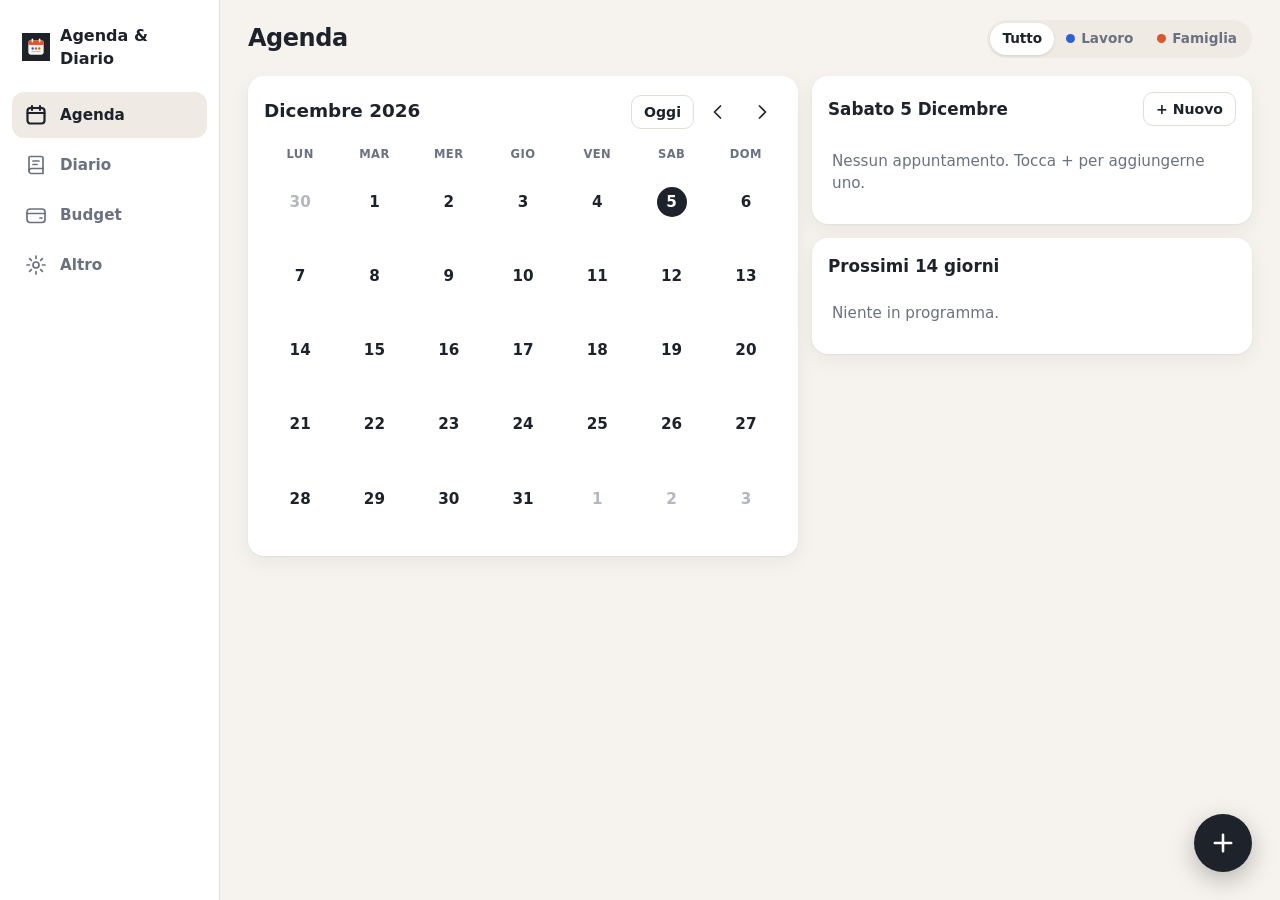
<file: index.html>
<!DOCTYPE html>
<html lang="it">
<head>
  <meta charset="utf-8">
  <meta name="viewport" content="width=device-width, initial-scale=1, viewport-fit=cover">
  <title>Agenda &amp; Diario</title>
  <meta name="description" content="Agenda lavoro e famiglia, budget, spese fisse e diario con allegati.">
  <meta name="theme-color" content="#f6f3ee" media="(prefers-color-scheme: light)">
  <meta name="theme-color" content="#15171c" media="(prefers-color-scheme: dark)">
  <link rel="manifest" href="manifest.webmanifest">
  <link rel="icon" href="icons/icon.svg" type="image/svg+xml">
  <link rel="apple-touch-icon" href="icons/icon-180.png">
  <meta name="apple-mobile-web-app-capable" content="yes">
  <meta name="apple-mobile-web-app-title" content="Agenda">
  <link rel="stylesheet" href="styles.css">
</head>
<body>
  <div class="app">
    <nav class="tabs" id="tabs" aria-label="Sezioni">
      <div class="brand"><img src="icons/icon.svg" alt="" width="28" height="28"><span>Agenda &amp; Diario</span></div>
      <button data-tab="agenda" type="button">
        <svg viewBox="0 0 24 24" aria-hidden="true"><rect x="3.5" y="5" width="17" height="15.5" rx="3"/><path d="M3.5 10h17M8 3v4M16 3v4"/></svg>
        <span>Agenda</span>
      </button>
      <button data-tab="diario" type="button">
        <svg viewBox="0 0 24 24" aria-hidden="true"><path d="M6 3.5h11a2 2 0 0 1 2 2v15H7.5A2.5 2.5 0 0 1 5 18V4.5a1 1 0 0 1 1-1Z"/><path d="M5 18a2.5 2.5 0 0 1 2.5-2.5H19M9 8h6M9 11.5h4"/></svg>
        <span>Diario</span>
      </button>
      <button data-tab="budget" type="button">
        <svg viewBox="0 0 24 24" aria-hidden="true"><rect x="3" y="6" width="18" height="13.5" rx="3"/><path d="M3 10.5h18M16 15h2"/></svg>
        <span>Budget</span>
      </button>
      <button data-tab="altro" type="button">
        <svg viewBox="0 0 24 24" aria-hidden="true"><circle cx="12" cy="12" r="3"/><path d="M12 3v2.5M12 18.5V21M3 12h2.5M18.5 12H21M5.6 5.6l1.8 1.8M16.6 16.6l1.8 1.8M5.6 18.4l1.8-1.8M16.6 7.4l1.8-1.8"/></svg>
        <span>Altro</span>
      </button>
    </nav>

    <div class="content">
      <header class="topbar">
        <h1 id="title">Agenda</h1>
        <div class="seg" id="sphere" role="group" aria-label="Filtra per ambito">
          <button type="button" data-sphere="all">Tutto</button>
          <button type="button" data-sphere="lavoro"><i class="dot lavoro"></i>Lavoro</button>
          <button type="button" data-sphere="famiglia"><i class="dot famiglia"></i>Famiglia</button>
        </div>
      </header>
      <main id="view" tabindex="-1"></main>
    </div>

    <button class="fab" id="fab" type="button" aria-label="Aggiungi">
      <svg viewBox="0 0 24 24" aria-hidden="true"><path d="M12 5v14M5 12h14"/></svg>
    </button>
  </div>

  <dialog id="dlg" class="sheet"></dialog>
  <dialog id="viewer" class="viewer"></dialog>
  <dialog id="ask" class="ask"></dialog>
  <div id="toast" class="toast" role="status" aria-live="polite"></div>

  <script src="app.js"></script>
</body>
</html>
</file>
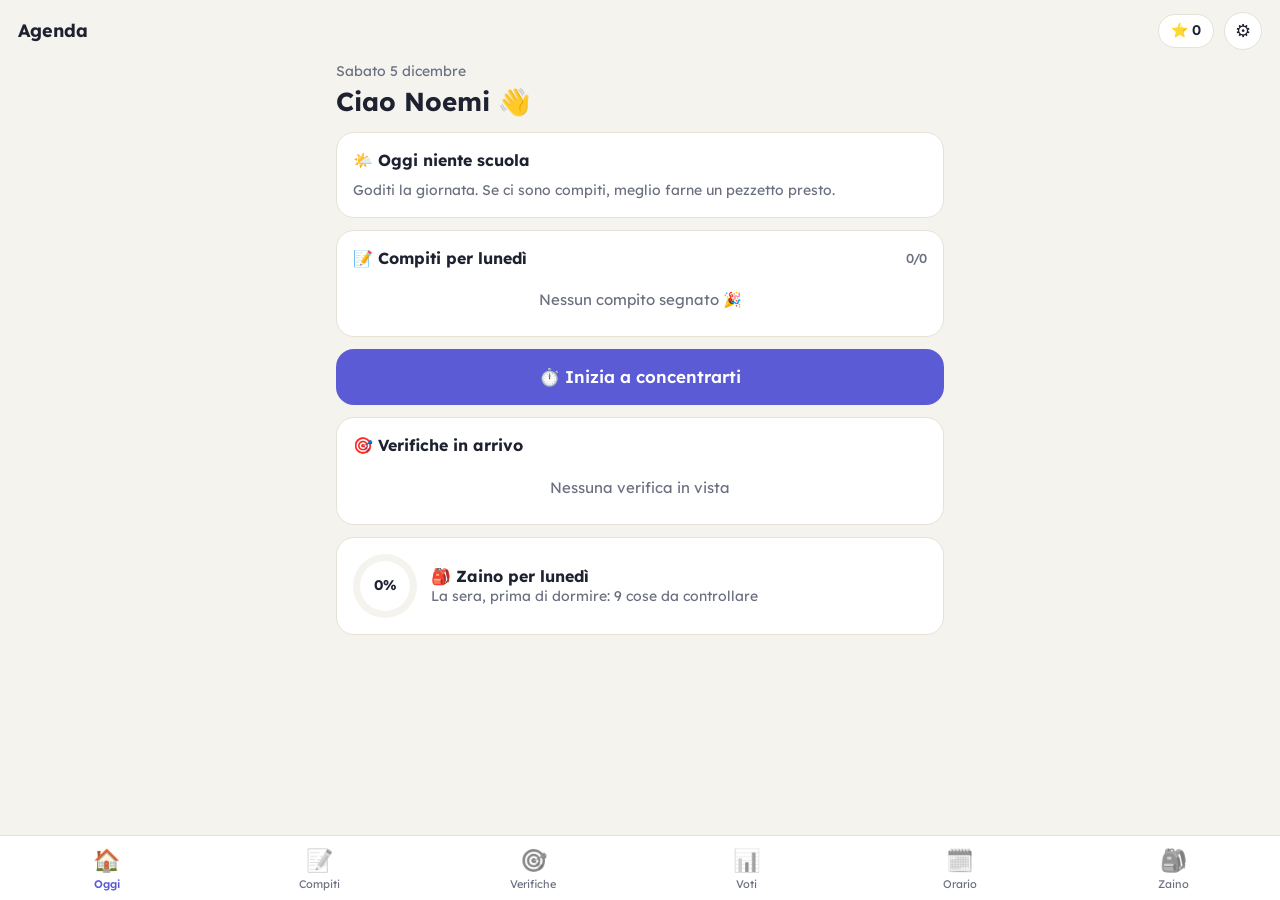
<file: agenda-noemi/index.html>
<!DOCTYPE html>
<html lang="it">
<head>
<meta charset="utf-8">
<meta name="viewport" content="width=device-width, initial-scale=1, viewport-fit=cover">
<title>Agenda di Noemi</title>
<link rel="preconnect" href="https://fonts.googleapis.com">
<link rel="preconnect" href="https://fonts.gstatic.com" crossorigin>
<link href="https://fonts.googleapis.com/css2?family=Lexend:wght@400;500;600;700&display=swap" rel="stylesheet">
<style>
:root{--bg:#f5f3ee;--card:#fff;--ink:#1d2130;--mute:#6b7080;--line:#e6e2d8;--acc:#5b5bd6;--acc2:#ecebfd;--ok:#2f9e6b;--ok2:#e3f5ec;--warn:#d9712b;--warn2:#fdeee3;--bad:#d64545;--bad2:#fbe6e6;--r:18px}
@media (prefers-color-scheme:dark){:root{--bg:#13141a;--card:#1d1f28;--ink:#eceef4;--mute:#9aa0b0;--line:#2c2f3b;--acc:#8d8df6;--acc2:#2a2a48;--ok2:#17352a;--warn2:#3a2717;--bad2:#3a1c1c}}
*{box-sizing:border-box;-webkit-tap-highlight-color:transparent}
html,body{margin:0}
body{font-family:Lexend,system-ui,sans-serif;background:var(--bg);color:var(--ink);font-size:16px;line-height:1.4}
button,input,select,textarea{font:inherit;color:inherit}
header{position:sticky;top:0;z-index:5;background:var(--bg);padding:calc(env(safe-area-inset-top) + 12px) 18px 8px;display:flex;align-items:center;gap:10px}
header .ttl{flex:1;font-weight:700;font-size:18px}
.pill{background:var(--card);border:1px solid var(--line);border-radius:99px;padding:6px 12px;font-size:14px;font-weight:600;cursor:pointer}
.pill.timer{background:var(--acc);color:#fff;border-color:var(--acc)}
.icon-btn{background:var(--card);border:1px solid var(--line);border-radius:50%;width:38px;height:38px;font-size:18px;cursor:pointer}
main{padding:0 16px calc(100px + env(safe-area-inset-bottom));max-width:640px;margin:0 auto}
h1{font-size:26px;margin:2px 0 4px}
.sub{color:var(--mute);font-size:14px}
.card{background:var(--card);border-radius:var(--r);padding:16px;margin:12px 0;border:1px solid var(--line)}
.card h2{font-size:16px;margin:0 0 10px;display:flex;align-items:center;gap:8px}
.card h2 .r{margin-left:auto;font-size:13px;color:var(--mute);font-weight:500}
.empty{color:var(--mute);font-size:15px;text-align:center;padding:10px 0}
nav{position:fixed;bottom:0;left:0;right:0;background:var(--card);border-top:1px solid var(--line);display:flex;padding-bottom:env(safe-area-inset-bottom);z-index:6}
nav button{flex:1;background:none;border:0;padding:9px 0 8px;color:var(--mute);font-size:11px;display:flex;flex-direction:column;align-items:center;gap:1px;cursor:pointer}
nav button .i{font-size:22px;filter:grayscale(1);opacity:.7}
nav button.on{color:var(--acc);font-weight:600}
nav button.on .i{filter:none;opacity:1}
.dot{width:12px;height:12px;border-radius:50%;flex:none}
.tag{display:inline-flex;align-items:center;gap:6px;font-size:13px;font-weight:600;padding:3px 10px 3px 8px;border-radius:99px;background:var(--bg)}
.lesson{display:flex;align-items:center;gap:12px;padding:8px 10px;border-radius:12px}
.lesson .t{width:44px;color:var(--mute);font-size:13px}
.lesson.now{background:var(--acc2);font-weight:600}
.lesson.now .t{color:var(--acc)}
.big-btn{display:flex;align-items:center;justify-content:center;gap:10px;width:100%;border:0;border-radius:var(--r);padding:16px;background:var(--acc);color:#fff;font-size:17px;font-weight:600;cursor:pointer;margin:12px 0}
.btn{border:0;border-radius:12px;padding:11px 16px;background:var(--acc);color:#fff;font-weight:600;cursor:pointer}
.btn.ghost{background:var(--bg);color:var(--ink);border:1px solid var(--line)}
.btn.small{padding:7px 12px;font-size:14px}
.btn.danger{color:var(--bad)}
.chip{border:1px solid var(--line);background:var(--bg);border-radius:99px;padding:6px 12px;font-size:14px;cursor:pointer;white-space:nowrap}
.chip.on{background:var(--acc);border-color:var(--acc);color:#fff}
.seg{display:flex;background:var(--card);border:1px solid var(--line);border-radius:14px;padding:4px;margin:10px 0}
.seg button{flex:1;border:0;background:none;padding:9px;border-radius:10px;font-weight:600;color:var(--mute);cursor:pointer}
.seg button.on{background:var(--acc2);color:var(--acc)}
.item{background:var(--card);border:1px solid var(--line);border-left:6px solid var(--c,#999);border-radius:16px;padding:14px;margin:10px 0}
.item .top{display:flex;align-items:center;gap:8px;flex-wrap:wrap}
.item .title{font-size:17px;font-weight:600;margin:6px 0 4px}
.item .acts{display:flex;gap:8px;margin-top:10px;flex-wrap:wrap}
.item.done{opacity:.55}
.item.done .title{text-decoration:line-through}
.due{font-size:13px;font-weight:600;padding:3px 9px;border-radius:99px;background:var(--bg);color:var(--mute);margin-left:auto}
.due.soon{background:var(--warn2);color:var(--warn)}
.due.late{background:var(--bad2);color:var(--bad)}
.due.ok{background:var(--ok2);color:var(--ok)}
.chk{display:flex;align-items:center;gap:12px;padding:9px 4px;cursor:pointer;border-radius:10px;user-select:none}
.chk .b{width:26px;height:26px;border-radius:50%;border:2.5px solid var(--line);flex:none;display:grid;place-items:center;font-size:15px;color:#fff;transition:.15s}
.chk.on .b{background:var(--ok);border-color:var(--ok)}
.chk.on .l{color:var(--mute);text-decoration:line-through}
.chk .s{margin-left:auto;font-size:12px;color:var(--mute)}
.grp{font-size:13px;font-weight:700;color:var(--mute);text-transform:uppercase;letter-spacing:.04em;margin:18px 4px 2px}
.bar{height:10px;background:var(--bg);border-radius:99px;overflow:hidden;margin-top:6px}
.bar i{display:block;height:100%;background:var(--ok);border-radius:99px;transition:width .3s}
.count{font-size:34px;font-weight:700;line-height:1;color:var(--c)}
.test-row{display:flex;align-items:center;gap:12px;padding:8px 0;border-top:1px solid var(--line)}
.test-row:first-of-type{border-top:0}
table.tt{width:100%;border-collapse:separate;border-spacing:4px;table-layout:fixed}
.tt th{font-size:12px;color:var(--mute);font-weight:600}
.tt td{height:46px;border-radius:10px;background:var(--bg);text-align:center;font-size:11px;font-weight:600;cursor:pointer;padding:2px;overflow:hidden;word-break:break-word}
.tt td.h{background:none;color:var(--mute);font-weight:500;width:42px}
.tt td.f{color:#fff}
.tt th.today{color:var(--acc)}
.srow{display:flex;align-items:center;gap:12px;padding:10px 0;border-top:1px solid var(--line);cursor:pointer}
.srow:first-of-type{border-top:0}
.ring{--p:0;width:64px;height:64px;border-radius:50%;background:conic-gradient(var(--ok) calc(var(--p)*1%),var(--bg) 0);display:grid;place-items:center;flex:none}
.ring b{width:50px;height:50px;border-radius:50%;background:var(--card);display:grid;place-items:center;font-size:14px}
.hero{display:flex;align-items:center;gap:14px}
.tip{background:var(--acc2);color:var(--acc);border-radius:12px;padding:10px 12px;font-size:14px;margin-top:10px}
.alert{background:var(--warn2);color:var(--warn);border-radius:14px;padding:12px 14px;font-weight:600;margin:12px 0}
#modal{position:fixed;inset:0;background:rgba(10,10,20,.45);z-index:20;display:none;align-items:flex-end;justify-content:center}
#modal.open{display:flex}
#modal .sheet{background:var(--card);width:100%;max-width:640px;max-height:92vh;overflow:auto;border-radius:24px 24px 0 0;padding:20px 18px calc(24px + env(safe-area-inset-bottom))}
#modal h3{margin:0 0 12px;font-size:20px}
#modal label{display:block;font-size:14px;font-weight:600;margin:14px 0 6px}
#modal input,#modal select,#modal textarea{width:100%;border:1px solid var(--line);background:var(--bg);border-radius:12px;padding:11px 12px;font-size:16px}
#modal .row{display:flex;gap:8px;align-items:center;flex-wrap:wrap}
#modal .row input{flex:1;min-width:150px}
.mrow{display:flex;gap:10px;justify-content:flex-end;margin-top:18px}
.mrow .btn{flex:1}
.picks{display:flex;flex-wrap:wrap;gap:8px}
.sw{width:34px;height:34px;border-radius:50%;border:3px solid transparent;cursor:pointer}
.sw.on{border-color:var(--ink)}
.timer-face{width:230px;height:230px;margin:10px auto 16px;border-radius:50%;display:grid;place-items:center;background:conic-gradient(var(--acc) calc(var(--p)*1%),var(--bg) 0)}
.timer-face div{width:196px;height:196px;border-radius:50%;background:var(--card);display:grid;place-items:center;text-align:center}
.timer-face b{font-size:46px;font-variant-numeric:tabular-nums}
.center{text-align:center}
.fx{position:fixed;z-index:50;pointer-events:none;font-size:26px;animation:fly 1.1s ease-out forwards}
@keyframes fly{to{transform:translate(var(--x),var(--y)) rotate(var(--rot));opacity:0}}
.toast{position:fixed;left:50%;bottom:calc(90px + env(safe-area-inset-bottom));transform:translateX(-50%);background:var(--ink);color:var(--bg);padding:12px 18px;border-radius:14px;font-weight:600;z-index:60;max-width:90%;text-align:center}
</style>
</head>
<body>
<header>
  <div class="ttl" id="hdr">Agenda</div>
  <span class="pill timer" id="tpill" data-act="timer" style="display:none"></span>
  <span class="pill" id="stars" data-act="starsinfo">⭐ 0</span>
  <button class="icon-btn" data-act="settings" aria-label="Impostazioni">⚙️</button>
</header>
<main id="app"></main>
<nav id="nav"></nav>
<div id="modal"><div class="sheet" id="sheet"></div></div>

<script>
/* ===== Dati importati (es. da Nuvola): Claude aggiorna questo blocco ===== */
const SEED = {rev:0, slots:null, timetable:null, homework:[], tests:[]};

const KEY='agenda-noemi-v1';
const DAYS=['Domenica','Lunedì','Martedì','Mercoledì','Giovedì','Venerdì','Sabato'];
const DSH=['Dom','Lun','Mar','Mer','Gio','Ven','Sab'];
const MONTHS=['gennaio','febbraio','marzo','aprile','maggio','giugno','luglio','agosto','settembre','ottobre','novembre','dicembre'];
const COLORS=['#e5484d','#f76b15','#e2a31a','#46a758','#12a594','#0090ff','#3e63dd','#6e56cf','#8e4ec6','#d6409f','#978365','#64748b'];

const uid=()=>Math.random().toString(36).slice(2,9);
const esc=s=>String(s??'').replace(/[&<>"']/g,c=>({'&':'&amp;','<':'&lt;','>':'&gt;','"':'&quot;',"'":'&#39;'}[c]));
const byId=(a,id)=>a.find(x=>x.id===id);

function defaults(){
  const S=(id,name,color,items)=>({id,name,color,items});
  return {
    name:'Noemi', days:5,
    slots:['8:00','9:00','10:00','11:00','12:00','13:00'],
    subjects:[
      S('ita','Italiano','#e5484d',['Libro di antologia','Libro di grammatica','Quaderno di italiano']),
      S('sto','Storia','#f76b15',['Libro di storia','Quaderno di storia']),
      S('geo','Geografia','#e2a31a',['Libro di geografia','Atlante']),
      S('mat','Matematica','#0090ff',['Libro di matematica','Quaderno a quadretti','Righello, squadra, compasso']),
      S('sci','Scienze','#46a758',['Libro di scienze','Quaderno di scienze']),
      S('ing','Inglese','#3e63dd',['Libro di inglese','Workbook','Quaderno di inglese']),
      S('l2','Seconda lingua','#6e56cf',['Libro','Quaderno']),
      S('tec','Tecnologia','#64748b',['Album e matite da disegno tecnico','Libro di tecnologia']),
      S('art','Arte','#d6409f',['Album da disegno','Colori']),
      S('mus','Musica','#8e4ec6',['Libro di musica','Strumento']),
      S('mot','Ed. fisica','#12a594',['Tuta e scarpe da ginnastica','Asciugamano e deodorante']),
      S('rel','Religione','#978365',['Libro di religione'])
    ],
    timetable:{1:[],2:[],3:[],4:[],5:[],6:[]},
    homework:[], tests:[], grades:[],
    fixed:['Diario','Astuccio completo','Borraccia piena','Merenda','Chiavi di casa'],
    evening:['Ho controllato Nuvola per domani','Vestiti pronti sulla sedia','Telefono/tablet in carica','Sveglia puntata'],
    checks:{}, stars:0, seedRev:0
  };
}
function load(){
  let s=null;
  try{s=JSON.parse(localStorage.getItem(KEY))}catch(e){}
  s=Object.assign(defaults(),s||{});
  applySeed(s,SEED);
  return s;
}
function applySeed(s,seed){
  if(!seed||!(seed.rev>(s.seedRev||0)))return;
  if(seed.slots)s.slots=seed.slots;
  if(seed.timetable)s.timetable=Object.assign(s.timetable,seed.timetable);
  if(seed.subjects)seed.subjects.forEach(n=>{const o=byId(s.subjects,n.id);o?Object.assign(o,n):s.subjects.push(n)});
  (seed.homework||[]).forEach(h=>{if(!byId(s.homework,h.id))s.homework.push(Object.assign({steps:[],done:false},h))});
  (seed.tests||[]).forEach(t=>{if(!byId(s.tests,t.id))s.tests.push(Object.assign({steps:[],kind:'Scritta',topics:''},t))});
  (seed.grades||[]).forEach(g=>{if(!byId(s.grades,g.id)){const v=parseGrade(g.label);if(v!=null)s.grades.push(Object.assign({kind:'Scritto',note:''},g,{value:v}))}});
  s.seedRev=seed.rev;
}
/* voti all'italiana: 7+ = 7,25 · 7- = 6,75 · 7½ = 7,5 · 6/7 = 6,5 */
function parseGrade(str){
  let s=String(str??'').trim().replace(',', '.').replace('½','.5').replace(/\s+/g,'');
  let m=s.match(/^(\d{1,2})[\/-](\d{1,2})$/);
  if(m){const a=+m[1],b=+m[2];if(b===a+1&&b<=10)return a+.5}
  m=s.match(/^(\d{1,2}(?:\.\d+)?)([+-]{0,2})$/);
  if(!m)return null;
  let v=+m[1];const mod=m[2];
  if(mod==='+')v+=.25;else if(mod==='-')v-=.25;else if(mod==='++')v+=.5;else if(mod==='--')v-=.5;
  return v>=0&&v<=10?v:null;
}
const fmt=v=>(Math.round(v*100)/100).toLocaleString('it-IT',{maximumFractionDigits:2});
const gCol=v=>v>=6?'var(--ok)':v>=5?'var(--warn)':'var(--bad)';
const gBg=v=>v>=6?'var(--ok2)':v>=5?'var(--warn2)':'var(--bad2)';
const avg=a=>a.length?a.reduce((x,y)=>x+y,0)/a.length:null;
let S=load();
function save(){try{localStorage.setItem(KEY,JSON.stringify(S))}catch(e){}}

/* ===== date ===== */
const iso=d=>d.getFullYear()+'-'+String(d.getMonth()+1).padStart(2,'0')+'-'+String(d.getDate()).padStart(2,'0');
const parse=s=>{const[a,b,c]=s.split('-').map(Number);return new Date(a,b-1,c)};
const today=()=>{const d=new Date();d.setHours(0,0,0,0);return d};
const addDays=(d,n)=>{const x=new Date(d);x.setDate(x.getDate()+n);return x};
const isSchool=d=>{const w=d.getDay();return w>=1&&w<=S.days};
function nextSchool(d){let x=addDays(d,1);for(let i=0;i<8&&!isSchool(x);i++)x=addDays(x,1);return x}
const diff=(a,b)=>Math.round((parse(a)-parse(b))/864e5);
const longDate=d=>`${DAYS[d.getDay()]} ${d.getDate()} ${MONTHS[d.getMonth()]}`;
function rel(ds){
  const n=diff(ds,iso(today()));
  if(n<-1)return `${-n} giorni fa`; if(n===-1)return 'ieri';
  if(n===0)return 'oggi'; if(n===1)return 'domani';
  if(n<7)return DAYS[parse(ds).getDay()].toLowerCase();
  return `tra ${n} giorni`;
}
const subj=id=>byId(S.subjects,id)||{name:'Altro',color:'#94a3b8',items:[]};
const lessonsOn=d=>(S.timetable[d.getDay()]||[]);
const subjectsOn=d=>[...new Set(lessonsOn(d).filter(Boolean))];
function nextLesson(sid){let x=today();for(let i=0;i<15;i++){x=addDays(x,1);if(isSchool(x)&&subjectsOn(x).includes(sid))return iso(x)}return null}
const tag=s=>`<span class="tag"><span class="dot" style="background:${s.color}"></span>${esc(s.name)}</span>`;
const chk=(on,label,act,data,side='')=>`<div class="chk ${on?'on':''}" data-act="${act}" ${data}><span class="b">${on?'✓':''}</span><span class="l">${label}</span>${side?`<span class="s">${side}</span>`:''}</div>`;

/* ===== UI ===== */
let TAB='oggi', F={hwDone:false};
const TABS=[['oggi','🏠','Oggi'],['compiti','📝','Compiti'],['verifiche','🎯','Verifiche'],['voti','📊','Voti'],['orario','🗓️','Orario'],['sera','🎒','Zaino']];

function render(){
  document.getElementById('nav').innerHTML=TABS.map(([k,i,l])=>`<button class="${TAB===k?'on':''}" data-act="tab" data-t="${k}"><span class="i">${i}</span>${l}</button>`).join('');
  document.getElementById('hdr').textContent=TABS.find(t=>t[0]===TAB)[2]==='Oggi'?'Agenda':TABS.find(t=>t[0]===TAB)[2];
  document.getElementById('stars').textContent='⭐ '+S.stars;
  const V={oggi:vOggi,compiti:vCompiti,verifiche:vVerifiche,voti:vVoti,orario:vOrario,sera:vSera};
  document.getElementById('app').innerHTML=V[TAB]();
}

function nowSlot(){
  const n=new Date(),m=n.getHours()*60+n.getMinutes();
  const mins=S.slots.map(s=>{const[h,mm]=s.split(':').map(Number);return h*60+(mm||0)});
  for(let i=0;i<mins.length;i++){const end=mins[i+1]??mins[i]+60;if(m>=mins[i]&&m<end)return i}
  return -1;
}

function vOggi(){
  const t=today(),tI=iso(t),tom=nextSchool(t),tomI=iso(tom);
  let h=`<div class="sub" style="margin-top:4px">${longDate(new Date())}</div><h1>Ciao ${esc(S.name)} 👋</h1>`;
  const late=S.homework.filter(x=>!x.done&&x.due<tI);
  if(late.length)h+=`<div class="alert">⚠️ ${late.length===1?'C’è 1 compito':'Ci sono '+late.length+' compiti'} rimasto indietro. Uno alla volta, ce la fai!</div>`;

  // a scuola oggi
  const L=lessonsOn(t), ns=nowSlot();
  if(isSchool(t)&&L.some(Boolean)){
    h+=`<div class="card"><h2>🏫 Oggi a scuola</h2>`+S.slots.map((s,i)=>L[i]?`<div class="lesson ${i===ns?'now':''}"><span class="t">${s}</span><span class="dot" style="background:${subj(L[i]).color}"></span>${esc(subj(L[i]).name)}${i===ns?' <span class="sub" style="margin-left:auto">adesso</span>':''}</div>`:'').join('')+`</div>`;
  }else if(!isSchool(t)){
    h+=`<div class="card"><h2>🌤️ Oggi niente scuola</h2><div class="sub">Goditi la giornata. Se ci sono compiti, meglio farne un pezzetto presto.</div></div>`;
  }else{
    h+=`<div class="card"><h2>🏫 Oggi a scuola</h2><div class="empty">Inserisci l’orario nella sezione <b>Orario</b></div></div>`;
  }

  // ripasso di oggi
  const rip=[];S.tests.forEach(x=>x.steps.forEach((st,i)=>{if(st.date===tI)rip.push([x,st,i])}));
  if(rip.length)h+=`<div class="card"><h2>🧠 Ripasso di oggi</h2>`+rip.map(([x,st,i])=>chk(st.done,`${esc(subj(x.subj).name)}: ${esc(st.t)}`,'step',`data-k="t" data-id="${x.id}" data-i="${i}"`)).join('')+`</div>`;

  // per domani
  const hw=S.homework.filter(x=>x.due===tomI), d=hw.filter(x=>x.done).length;
  h+=`<div class="card"><h2>📝 Compiti per ${tomI===iso(addDays(t,1))?'domani':DAYS[tom.getDay()].toLowerCase()}<span class="r">${d}/${hw.length}</span></h2>`;
  h+=hw.length?hw.map(x=>chk(x.done,`${esc(subj(x.subj).name)} · ${esc(x.title)}`,'hwdone',`data-id="${x.id}"`)).join('')+`<div class="bar"><i style="width:${hw.length?d/hw.length*100:0}%"></i></div>`:`<div class="empty">Nessun compito segnato 🎉</div>`;
  h+=`</div>`;
  h+=`<button class="big-btn" data-act="timer">⏱️ Inizia a concentrarti</button>`;

  // verifiche
  const ts=S.tests.filter(x=>x.date>=tI).sort((a,b)=>a.date<b.date?-1:1).slice(0,4);
  h+=`<div class="card"><h2>🎯 Verifiche in arrivo</h2>`+(ts.length?ts.map(x=>{const s=subj(x.subj),n=diff(x.date,tI);return `<div class="test-row" data-act="tab" data-t="verifiche" style="cursor:pointer"><div class="count" style="--c:${s.color};width:46px;text-align:center">${n}</div><div><b>${esc(s.name)}</b> · ${esc(x.kind)}<div class="sub">${n===0?'OGGI':n===1?'domani':'giorni · '+longDate(parse(x.date))}</div></div></div>`}).join(''):`<div class="empty">Nessuna verifica in vista</div>`)+`</div>`;

  // zaino
  const z=zainoStats();
  h+=`<div class="card" data-act="tab" data-t="sera" style="cursor:pointer"><div class="hero"><div class="ring" style="--p:${z.pct}"><b>${z.pct}%</b></div><div><b>🎒 Zaino per ${DAYS[tom.getDay()].toLowerCase()}</b><div class="sub">${z.pct===100?'Pronto! Brava ⭐':'La sera, prima di dormire: '+(z.total-z.done)+' cose da controllare'}</div></div></div></div>`;
  return h;
}

function dueCls(ds){const n=diff(ds,iso(today()));return n<0?'late':n<=1?'soon':''}

function vCompiti(){
  const list=S.homework.filter(h=>F.hwDone?h.done:!h.done).sort((a,b)=>F.hwDone?(a.due<b.due?1:-1):(a.due<b.due?-1:1));
  let h=`<div class="seg"><button class="${!F.hwDone?'on':''}" data-act="hwf" data-v="0">Da fare (${S.homework.filter(x=>!x.done).length})</button><button class="${F.hwDone?'on':''}" data-act="hwf" data-v="1">Fatti</button></div>`;
  h+=`<button class="big-btn" data-act="hwnew">＋ Aggiungi compito</button>`;
  if(!list.length)return h+`<div class="card empty">${F.hwDone?'Ancora niente qui':'Tutto fatto! 🎉'}</div>`;
  let last='';
  list.slice(0,F.hwDone?40:999).forEach(x=>{
    const g=F.hwDone?'':(x.due<iso(today())?'In ritardo':'Per '+rel(x.due)+(diff(x.due,iso(today()))>1&&diff(x.due,iso(today()))<7?'':'')+' · '+parse(x.due).getDate()+' '+MONTHS[parse(x.due).getMonth()]);
    if(g&&g!==last){h+=`<div class="grp">${g}</div>`;last=g}
    h+=hwCard(x);
  });
  return h;
}
function hwCard(x){
  const s=subj(x.subj);
  const steps=x.steps.length?`<div style="margin-top:4px">`+x.steps.map((st,i)=>chk(st.done,esc(st.t),'step',`data-k="h" data-id="${x.id}" data-i="${i}"`)).join('')+`</div>`:'';
  return `<div class="item ${x.done?'done':''}" style="--c:${s.color}">
    <div class="top">${tag(s)}<span class="due ${x.done?'ok':dueCls(x.due)}">${x.done?'fatto':rel(x.due)}</span></div>
    <div class="title">${esc(x.title)}</div>${steps}
    <div class="acts">
      <button class="btn small ${x.done?'ghost':''}" data-act="hwdone" data-id="${x.id}">${x.done?'↺ Da rifare':'✓ Fatto'}</button>
      ${x.done?'':`<button class="btn small ghost" data-act="timer" data-label="${esc(s.name+': '+x.title)}">⏱️ Concentrazione</button>`}
      <button class="btn small ghost" data-act="hwedit" data-id="${x.id}">✎</button>
    </div></div>`;
}

function vVerifiche(){
  const tI=iso(today());
  const up=S.tests.filter(x=>x.date>=tI).sort((a,b)=>a.date<b.date?-1:1);
  const past=S.tests.filter(x=>x.date<tI).sort((a,b)=>a.date<b.date?1:-1).slice(0,8);
  let h=`<button class="big-btn" data-act="tnew">＋ Aggiungi verifica o interrogazione</button>`;
  if(!up.length)h+=`<div class="card empty">Nessuna verifica in programma 😌</div>`;
  up.forEach(x=>{
    const s=subj(x.subj),n=diff(x.date,tI),d=x.steps.filter(z=>z.done).length;
    h+=`<div class="item" style="--c:${s.color}">
      <div class="top">${tag(s)}<span class="due ${n<=1?'soon':''}">${esc(x.kind)}</span></div>
      <div class="hero" style="margin-top:8px"><div class="center"><div class="count" style="--c:${s.color}">${n}</div><div class="sub">${n===1?'giorno':'giorni'}</div></div>
      <div><b>${longDate(parse(x.date))}</b>${x.topics?`<div class="sub">${esc(x.topics)}</div>`:''}</div></div>
      ${x.steps.length?`<div class="grp" style="margin-top:12px">Piano di ripasso · ${d}/${x.steps.length}</div>`+x.steps.map((st,i)=>chk(st.done,esc(st.t),'step',`data-k="t" data-id="${x.id}" data-i="${i}"`,st.date?(st.date===tI?'oggi':DSH[parse(st.date).getDay()]+' '+parse(st.date).getDate()):'')).join(''):''}
      <div class="acts"><button class="btn small ghost" data-act="timer" data-label="${esc('Ripasso '+s.name)}">⏱️ Ripassa ora</button><button class="btn small ghost" data-act="tedit" data-id="${x.id}">✎ Modifica</button></div>
    </div>`;
  });
  if(past.length)h+=`<div class="grp">Già fatte</div><div class="card">`+past.map(x=>`<div class="srow" data-act="tedit" data-id="${x.id}"><span class="dot" style="background:${subj(x.subj).color}"></span><span>${esc(subj(x.subj).name)} · ${esc(x.kind)}</span><span class="sub" style="margin-left:auto">${parse(x.date).getDate()} ${MONTHS[parse(x.date).getMonth()].slice(0,3)}${(()=>{const g=S.grades.find(y=>y.testId===x.id);return g?` · <b style="color:${gCol(g.value)}">${esc(g.label)}</b>`:''})()}</span></div>`).join('')+`</div>`;
  return h;
}

function periods(){
  const t=today(),y=t.getMonth()>=8?t.getFullYear():t.getFullYear()-1;
  return {p1:[`${y}-09-01`,`${y+1}-01-31`],p2:[`${y+1}-02-01`,`${y+1}-08-31`],all:[`${y}-09-01`,`${y+1}-08-31`],cur:iso(t)>=`${y+1}-02-01`?'p2':'p1'};
}
function gradesIn(per){const P=periods()[per];return S.grades.filter(g=>g.date>=P[0]&&g.date<=P[1])}
function vVoti(){
  const P=periods();if(!F.per)F.per=P.cur;
  const G=gradesIn(F.per);
  const bySub=S.subjects.map(s=>({s,g:G.filter(x=>x.subj===s.id).sort((a,b)=>a.date<b.date?-1:1)})).filter(x=>x.g.length);
  const all=avg(G.map(g=>g.value));
  const subAvg=avg(bySub.map(x=>avg(x.g.map(g=>g.value))));
  let h=`<div class="seg">${[['p1','1° periodo'],['p2','2° periodo'],['all','Tutto l’anno']].map(([k,l])=>`<button class="${F.per===k?'on':''}" data-act="per" data-v="${k}">${l}</button>`).join('')}</div>`;
  h+=`<div class="card"><div class="hero"><div class="ring" style="--p:${all!=null?all*10:0};background:conic-gradient(${all!=null?gCol(all):'var(--bg)'} calc(var(--p)*1%),var(--bg) 0)"><b style="font-size:17px;font-weight:700">${all!=null?fmt(all):'–'}</b></div>
    <div><b style="font-size:18px">Media generale</b><div class="sub">${G.length?`${G.length} ${G.length===1?'voto':'voti'} · media delle materie ${fmt(subAvg)}`:'Ancora nessun voto in questo periodo'}</div></div></div></div>`;
  h+=`<button class="big-btn" data-act="gnew">＋ Aggiungi voto</button>`;
  if(bySub.length){
    h+=`<div class="card"><h2>📚 Per materia</h2>`+bySub.sort((a,b)=>a.s.name.localeCompare(b.s.name)).map(({s,g})=>{const a=avg(g.map(x=>x.value));
      return `<div class="srow" data-act="gsub" data-id="${s.id}"><span class="dot" style="background:${s.color}"></span><div style="min-width:0"><b>${esc(s.name)}</b><div class="picks" style="gap:4px;margin-top:4px">${g.slice(-6).map(x=>`<span class="tag" style="background:${gBg(x.value)};color:${gCol(x.value)};padding:2px 8px">${esc(x.label)}</span>`).join('')}</div></div><b style="margin-left:auto;font-size:20px;color:${gCol(a)}">${fmt(a)}</b></div>`}).join('')+`</div>`;
    h+=`<div class="tip">💡 Ogni voto è un’informazione, non un giudizio su di te. Guarda cosa è andato bene e cosa puoi allenare.</div>`;
  }
  return h;
}
function gradeForm(g,presub){
  const isNew=!g;
  g=g||{id:uid(),subj:presub||S.subjects[0]?.id,label:'',kind:'Scritto',date:iso(today()),note:''};
  const quick=['4','5','5½','6-','6','6+','6½','7-','7','7+','7½','8-','8','8+','8½','9','9½','10'];
  openModal(`<h3>${isNew?'Nuovo voto':'Modifica voto'}</h3>
  <label>Materia</label>${subjSelect('g-subj',g.subj)}
  <label>Voto</label><input id="g-val" value="${esc(g.label)}" placeholder="es. 7+, 6½, 8-, 6/7" inputmode="text">
  <div class="picks" style="margin-top:8px">${quick.map(q=>`<button class="chip" data-act="gq" data-v="${q}">${q}</button>`).join('')}</div>
  <label>Tipo</label><select id="g-kind">${['Scritto','Orale','Pratico'].map(k=>`<option ${k===g.kind?'selected':''}>${k}</option>`).join('')}</select>
  <label>Data</label><input type="date" id="g-date" value="${g.date}">
  <label>Nota <span class="sub">(facoltativa)</span></label><input id="g-note" value="${esc(g.note)}" placeholder="es. verifica sulle frazioni">
  <div class="sub" style="margin-top:10px">Come conto: 7+ = 7,25 · 7- = 6,75 · 7½ = 7,5 · 6/7 = 6,5</div>
  <div class="mrow">${isNew?'':delBtn('gdel',g.id)}<button class="btn" data-act="gsave" data-id="${g.id}">Salva</button></div>`);
}
function subGrades(sid){
  const s=subj(sid),g=gradesIn(F.per||periods().cur).filter(x=>x.subj===sid).sort((a,b)=>a.date<b.date?1:-1),a=avg(g.map(x=>x.value));
  openModal(`<h3><span class="dot" style="background:${s.color};display:inline-block;margin-right:8px"></span>${esc(s.name)} · media ${a!=null?fmt(a):'–'}</h3>
  ${['Scritto','Orale','Pratico'].map(k=>{const x=g.filter(y=>y.kind===k);return x.length?`<span class="tag" style="margin:0 6px 8px 0">${k}: ${fmt(avg(x.map(y=>y.value)))}</span>`:''}).join('')}
  <div>${g.map(x=>`<div class="srow" data-act="gedit" data-id="${x.id}"><span class="tag" style="background:${gBg(x.value)};color:${gCol(x.value)};font-size:15px">${esc(x.label)}</span><div><div>${esc(x.kind)}${x.note?' · '+esc(x.note):''}</div><div class="sub">${parse(x.date).getDate()} ${MONTHS[parse(x.date).getMonth()]}</div></div><span style="margin-left:auto;color:var(--mute)">✎</span></div>`).join('')}</div>
  <div class="mrow"><button class="btn" data-act="gnew" data-s="${sid}">＋ Voto in ${esc(s.name)}</button></div>`);
}

function vOrario(){
  const wd=today().getDay();
  let h=`<div class="card" style="padding:10px"><table class="tt"><tr><th></th>`;
  for(let d=1;d<=S.days;d++)h+=`<th class="${d===wd?'today':''}">${DSH[d]}</th>`;
  h+=`</tr>`;
  S.slots.forEach((s,i)=>{
    h+=`<tr><td class="h" data-act="slot" data-i="${i}">${s}</td>`;
    for(let d=1;d<=S.days;d++){const id=(S.timetable[d]||[])[i];const sb=id&&subj(id);h+=`<td class="${sb?'f':''}" style="${sb?'background:'+sb.color:''}" data-act="cell" data-d="${d}" data-i="${i}">${sb?esc(sb.name):'＋'}</td>`}
    h+=`</tr>`;
  });
  h+=`</table><div class="row" style="display:flex;gap:8px;margin-top:8px"><button class="btn small ghost" data-act="addslot">＋ Ora</button><button class="btn small ghost" data-act="rmslot">− Ora</button><span class="sub" style="margin-left:auto;align-self:center">Tocca una casella per cambiarla</span></div></div>`;
  h+=`<div class="card"><h2>📚 Materie e cosa portare</h2>`+S.subjects.map(s=>`<div class="srow" data-act="sedit" data-id="${s.id}"><span class="dot" style="background:${s.color}"></span><div><b>${esc(s.name)}</b><div class="sub">${esc(s.items.join(' · '))||'—'}</div></div><span style="margin-left:auto;color:var(--mute)">›</span></div>`).join('')+`<button class="btn small ghost" style="margin-top:10px" data-act="snew">＋ Nuova materia</button></div>`;
  return h;
}

function zaino(){
  const tom=nextSchool(today()),tI=iso(tom);
  const books=[];const seen=new Set();
  subjectsOn(tom).forEach(id=>subj(id).items.forEach(it=>{const k=id+'|'+it;if(!seen.has(k)){seen.add(k);books.push({key:'b:'+k,label:it,side:subj(id).name})}}));
  const fixed=S.fixed.map(it=>({key:'f:'+it,label:it}));
  const hw=S.homework.filter(h=>h.due===tI);
  const tests=S.tests.filter(x=>x.date===tI).map(x=>({key:'v:'+x.id,label:`Ho ripassato per ${x.kind.toLowerCase()} di ${subj(x.subj).name}`}));
  const eve=S.evening.map(it=>({key:'e:'+it,label:it}));
  return {tom,tI,books,fixed,hw,tests,eve};
}
function zainoStats(){
  const z=zaino(),c=S.checks[z.tI]||{};
  const keys=[...z.books,...z.fixed,...z.tests,...z.eve].map(x=>x.key);
  const total=keys.length+z.hw.length, done=keys.filter(k=>c[k]).length+z.hw.filter(h=>h.done).length;
  return {total,done,pct:total?Math.round(done/total*100):0};
}
function vSera(){
  const z=zaino(),c=S.checks[z.tI]||{},st=zainoStats();
  const row=x=>chk(!!c[x.key],esc(x.label),'zk',`data-k="${esc(x.key)}"`,x.side?esc(x.side):'');
  let h=`<div class="card"><div class="hero"><div class="ring" style="--p:${st.pct}"><b>${st.pct}%</b></div><div><b style="font-size:18px">Per ${longDate(z.tom).toLowerCase()}</b><div class="sub">${st.pct===100?'Zaino pronto! Ora puoi rilassarti 🌙':'Spunta una cosa alla volta mentre la metti nello zaino'}</div></div></div></div>`;
  const subs=subjectsOn(z.tom);
  h+=`<div class="card"><h2>📚 Libri e quaderni</h2>${subs.length?`<div class="picks" style="margin-bottom:6px">${subs.map(id=>tag(subj(id))).join('')}</div>`+z.books.map(row).join(''):`<div class="empty">Inserisci l’orario per vedere cosa portare</div>`}</div>`;
  h+=`<div class="card"><h2>✏️ Ogni giorno</h2>${z.fixed.map(row).join('')}</div>`;
  if(z.hw.length||z.tests.length)h+=`<div class="card"><h2>📝 Compiti e verifiche di domani</h2>${z.hw.map(x=>chk(x.done,`${esc(subj(x.subj).name)} · ${esc(x.title)}`,'hwdone',`data-id="${x.id}"`)).join('')}${z.tests.map(row).join('')}</div>`;
  h+=`<div class="card"><h2>🌙 Prima di dormire</h2>${z.eve.map(row).join('')}</div>`;
  h+=`<button class="btn ghost" style="width:100%" data-act="lists">✎ Modifica le liste fisse</button>`;
  return h;
}

/* ===== modal ===== */
const M=document.getElementById('modal'),SH=document.getElementById('sheet');
function openModal(html){SH.innerHTML=html;M.classList.add('open')}
function closeModal(){M.classList.remove('open');if(TIMER.open){TIMER.open=false}}
M.addEventListener('click',e=>{if(e.target===M)closeModal()});
const val=id=>document.getElementById(id).value.trim();
const subjSelect=(id,sel)=>`<select id="${id}">${S.subjects.map(s=>`<option value="${s.id}" ${s.id===sel?'selected':''}>${esc(s.name)}</option>`).join('')}</select>`;
function delBtn(act,id){return `<button class="btn ghost danger" data-act="${act}" data-id="${id}">Elimina</button>`}
function armed(el){if(el.dataset.armed)return true;el.dataset.armed=1;el.textContent='Tocca ancora per eliminare';return false}

function hwForm(x){
  const isNew=!x;
  x=x||{id:uid(),subj:S.subjects[0]?.id,title:'',due:iso(nextSchool(today())),steps:[],done:false};
  openModal(`<h3>${isNew?'Nuovo compito':'Modifica compito'}</h3>
  <label>Materia</label>${subjSelect('f-subj',x.subj)}
  <label>Cosa devo fare?</label><input id="f-title" value="${esc(x.title)}" placeholder="es. Esercizi 4–8 pag. 112">
  <label>Per quando?</label><div class="row"><input type="date" id="f-due" value="${x.due}"><button class="chip" data-act="qdue" data-v="tom">Domani</button><button class="chip" data-act="qdue" data-v="next">Prossima lezione</button></div>
  <label>Piccoli passi <span class="sub">(uno per riga, facoltativo)</span></label>
  <textarea id="f-steps" rows="4" placeholder="Rileggo la consegna&#10;Faccio i primi 2 esercizi&#10;Controllo e metto nello zaino">${esc(x.steps.map(s=>s.t).join('\n'))}</textarea>
  <div class="tip">💡 Passi piccoli = più facile iniziare. Il primo passo deve durare meno di 5 minuti.</div>
  <div class="mrow">${isNew?'':delBtn('hwdel',x.id)}<button class="btn" data-act="hwsave" data-id="${x.id}" data-new="${isNew?1:0}">Salva</button></div>`);
}
function testForm(x){
  const isNew=!x;
  x=x||{id:uid(),subj:S.subjects[0]?.id,date:iso(addDays(today(),7)),kind:'Scritta',topics:'',steps:[]};
  const kinds=['Scritta','Orale','Interrogazione','Test'];
  openModal(`<h3>${isNew?'Nuova verifica':'Modifica verifica'}</h3>
  <label>Materia</label>${subjSelect('t-subj',x.subj)}
  <label>Tipo</label><select id="t-kind">${kinds.map(k=>`<option ${k===x.kind?'selected':''}>${k}</option>`).join('')}</select>
  <label>Quando?</label><input type="date" id="t-date" value="${x.date}">
  <label>Argomenti</label><textarea id="t-topics" rows="3" placeholder="es. Cap. 5, la Rivoluzione francese">${esc(x.topics)}</textarea>
  ${isNew?`<div class="chk on" data-act="tog" id="t-plan"><span class="b">✓</span><span class="l" style="text-decoration:none;color:inherit">Crea un piano di ripasso nei giorni prima</span></div>`:`<label>Voto <span class="sub">(facoltativo: finisce anche nella sezione Voti)</span></label><input id="t-grade" value="${esc((S.grades.find(g=>g.testId===x.id)||{}).label||'')}" placeholder="es. 7+">`}
  <div class="mrow">${isNew?'':delBtn('tdel',x.id)}<button class="btn" data-act="tsave" data-id="${x.id}" data-new="${isNew?1:0}">Salva</button></div>`);
}
function makePlan(date){
  const t=today(),d=parse(date),n=diff(date,iso(t));
  const steps=[['Leggo e sottolineo gli argomenti',3],['Faccio uno schema o una mappa',2],['Mi ripeto tutto ad alta voce / faccio esercizi',1]];
  return steps.filter(([,b])=>n>=b||b===1&&n>=1).map(([txt,b],i,arr)=>{
    const back=n>=3?b:Math.max(1,Math.min(b,n));
    let dd=addDays(d,-back);if(dd<t)dd=t;
    return {t:txt,done:false,date:iso(dd)};
  }).concat(n<1?[]:[]).concat(n===0?[{t:'Ultimo ripasso veloce',done:false,date:iso(t)}]:[]);
}
function subjForm(s){
  const isNew=!s;s=s||{id:uid(),name:'',color:COLORS[S.subjects.length%COLORS.length],items:[]};
  openModal(`<h3>${isNew?'Nuova materia':esc(s.name)}</h3>
  <label>Nome</label><input id="s-name" value="${esc(s.name)}">
  <label>Colore</label><div class="picks" id="s-col">${COLORS.map(c=>`<span class="sw ${c===s.color?'on':''}" style="background:${c}" data-act="pickc" data-c="${c}"></span>`).join('')}</div>
  <label>Cosa portare <span class="sub">(uno per riga)</span></label><textarea id="s-items" rows="4">${esc(s.items.join('\n'))}</textarea>
  <div class="mrow">${isNew?'':delBtn('sdel',s.id)}<button class="btn" data-act="ssave" data-id="${s.id}" data-new="${isNew?1:0}" id="s-save" data-c="${s.color}">Salva</button></div>`);
}
const lines=t=>t.split('\n').map(x=>x.trim()).filter(Boolean);

/* ===== timer ===== */
const TIMER={total:15*60,left:15*60,run:false,iv:null,label:'',open:false};
function timerModal(label){
  if(label&&!TIMER.run)TIMER.label=label;
  TIMER.open=true;
  const p=(1-TIMER.left/TIMER.total)*100,m=Math.floor(TIMER.left/60),s=TIMER.left%60;
  openModal(`<h3 class="center">⏱️ Concentrazione</h3>
  ${TIMER.label?`<div class="center sub">${esc(TIMER.label)}</div>`:''}
  <div class="timer-face" style="--p:${p}"><div><div><b>${m}:${String(s).padStart(2,'0')}</b><div class="sub">${TIMER.run?'sto lavorando…':'pronta?'}</div></div></div></div>
  ${TIMER.run?'':`<div class="picks" style="justify-content:center;margin-bottom:14px">${[5,10,15,25].map(n=>`<button class="chip ${TIMER.total===n*60?'on':''}" data-act="tset" data-n="${n}">${n} min</button>`).join('')}</div>`}
  <div class="mrow"><button class="btn ghost" data-act="tstop">Stop</button><button class="btn" data-act="tgo">${TIMER.run?'⏸ Pausa':'▶︎ Via!'}</button></div>
  <div class="tip">📵 Telefono lontano, un compito solo, acqua vicino. Quando suona: 5 minuti di pausa vera.</div>`);
}
function tick(){
  TIMER.left--;
  if(TIMER.left<=0){
    clearInterval(TIMER.iv);TIMER.run=false;TIMER.left=TIMER.total;S.stars+=1;save();beep();celebrate();
    toast('Fatto! ⭐ +1 — ora 5 minuti di pausa: alzati e bevi un po’ d’acqua');
  }
  pill();
  if(TIMER.open&&M.classList.contains('open'))timerModal();
  if(!M.classList.contains('open'))TIMER.open=false;
  render();
}
function pill(){const p=document.getElementById('tpill');if(TIMER.run){p.style.display='';p.textContent='⏱ '+Math.floor(TIMER.left/60)+':'+String(TIMER.left%60).padStart(2,'0')}else p.style.display='none'}
let AC=null;
function beep(){try{AC=AC||new (window.AudioContext||window.webkitAudioContext)();[0,.25,.5].forEach(t=>{const o=AC.createOscillator(),g=AC.createGain();o.frequency.value=660+t*400;g.gain.setValueAtTime(.2,AC.currentTime+t);g.gain.exponentialRampToValueAtTime(.001,AC.currentTime+t+.22);o.connect(g).connect(AC.destination);o.start(AC.currentTime+t);o.stop(AC.currentTime+t+.25)})}catch(e){}}

/* ===== effetti ===== */
function celebrate(){const e=['⭐','✨','🎉','💜','🌟'];for(let i=0;i<14;i++){const s=document.createElement('span');s.className='fx';s.textContent=e[i%e.length];s.style.left='50%';s.style.top='45%';s.style.setProperty('--x',(Math.random()*300-150)+'px');s.style.setProperty('--y',(Math.random()*-300-40)+'px');s.style.setProperty('--rot',(Math.random()*360)+'deg');document.body.appendChild(s);setTimeout(()=>s.remove(),1200)}}
function toast(t){const d=document.createElement('div');d.className='toast';d.textContent=t;document.body.appendChild(d);setTimeout(()=>d.remove(),3500)}

/* ===== azioni ===== */
const ACT={
  tab:el=>{TAB=el.dataset.t;render();scrollTo(0,0)},
  hwf:el=>{F.hwDone=el.dataset.v==='1';render()},
  hwnew:()=>hwForm(),
  hwedit:el=>hwForm(byId(S.homework,el.dataset.id)),
  hwdone:el=>{const x=byId(S.homework,el.dataset.id);x.done=!x.done;if(x.done){S.stars++;x.steps.forEach(s=>s.done=true);celebrate()}save();render();checkZaino()},
  step:el=>{const arr=el.dataset.k==='t'?S.tests:S.homework,x=byId(arr,el.dataset.id),st=x.steps[+el.dataset.i];st.done=!st.done;
    if(el.dataset.k==='h'&&x.steps.every(s=>s.done)&&!x.done){x.done=true;S.stars++;celebrate()}
    else if(st.done&&el.dataset.k==='t'){S.stars++;celebrate()}
    save();render()},
  qdue:el=>{const sid=val('f-subj');const v=el.dataset.v==='tom'?iso(nextSchool(today())):(nextLesson(sid)||iso(nextSchool(today())));document.getElementById('f-due').value=v;if(el.dataset.v==='next'&&!nextLesson(sid))toast('Inserisci l’orario per usare “prossima lezione”')},
  hwsave:el=>{const title=val('f-title');if(!title){toast('Scrivi cosa devi fare');return}
    let x=byId(S.homework,el.dataset.id);const old=x?x.steps:[];
    const steps=lines(document.getElementById('f-steps').value).map(t=>({t,done:!!(old.find(o=>o.t===t)||{}).done}));
    if(!x){x={id:el.dataset.id,done:false};S.homework.push(x)}
    Object.assign(x,{subj:val('f-subj'),title,due:val('f-due')||iso(nextSchool(today())),steps});save();closeModal();render()},
  hwdel:el=>{if(!armed(el))return;S.homework=S.homework.filter(x=>x.id!==el.dataset.id);save();closeModal();render()},
  tnew:()=>testForm(),
  tedit:el=>testForm(byId(S.tests,el.dataset.id)),
  tog:el=>{el.classList.toggle('on');el.querySelector('.b').textContent=el.classList.contains('on')?'✓':''},
  tsave:el=>{const date=val('t-date');if(!date){toast('Scegli la data');return}
    let x=byId(S.tests,el.dataset.id);const isNew=!x;
    if(!x){x={id:el.dataset.id,steps:[]};S.tests.push(x)}
    Object.assign(x,{subj:val('t-subj'),kind:val('t-kind'),date,topics:val('t-topics')});
    if(isNew&&document.getElementById('t-plan').classList.contains('on'))x.steps=makePlan(date);
    if(!isNew){const lab=val('t-grade'),old=S.grades.find(g=>g.testId===x.id);
      if(lab){const v=parseGrade(lab);if(v==null){toast('Voto non valido (es. 7+, 6½)');return}
        const g=old||{id:uid(),testId:x.id};if(!old)S.grades.push(g);
        Object.assign(g,{subj:x.subj,label:lab,value:v,kind:/Orale|Interrog/.test(x.kind)?'Orale':'Scritto',date:x.date,note:x.topics.slice(0,60)});
      }else if(old)S.grades=S.grades.filter(g=>g!==old);}
    save();closeModal();render()},
  tdel:el=>{if(!armed(el))return;S.tests=S.tests.filter(x=>x.id!==el.dataset.id);save();closeModal();render()},
  cell:el=>{const d=+el.dataset.d,i=+el.dataset.i,cur=(S.timetable[d]||[])[i];
    openModal(`<h3>${DAYS[d]} · ${S.slots[i]}</h3><div class="picks">${S.subjects.map(s=>`<button class="chip ${s.id===cur?'on':''}" data-act="setcell" data-d="${d}" data-i="${i}" data-s="${s.id}"><span class="dot" style="background:${s.color};display:inline-block;margin-right:6px;vertical-align:-1px"></span>${esc(s.name)}</button>`).join('')}<button class="chip" data-act="setcell" data-d="${d}" data-i="${i}" data-s="">— Vuota</button></div>`)},
  setcell:el=>{const d=+el.dataset.d,i=+el.dataset.i;S.timetable[d]=S.timetable[d]||[];S.timetable[d][i]=el.dataset.s;save();closeModal();render()},
  slot:el=>{const i=+el.dataset.i;openModal(`<h3>Orario della ${i+1}ª ora</h3><input id="sl" type="time" value="${S.slots[i].padStart(5,'0')}"><div class="mrow"><button class="btn" data-act="slotsave" data-i="${i}">Salva</button></div>`)},
  slotsave:el=>{const v=val('sl');if(v)S.slots[+el.dataset.i]=v.replace(/^0/,'');save();closeModal();render()},
  addslot:()=>{const l=S.slots[S.slots.length-1]||'7:00';const[h,m]=l.split(':').map(Number);S.slots.push((h+1)+':'+String(m||0).padStart(2,'0'));save();render()},
  rmslot:()=>{if(S.slots.length>1){S.slots.pop();Object.values(S.timetable).forEach(a=>a.length=Math.min(a.length,S.slots.length));save();render()}},
  sedit:el=>subjForm(byId(S.subjects,el.dataset.id)),
  snew:()=>subjForm(),
  pickc:el=>{document.querySelectorAll('#s-col .sw').forEach(s=>s.classList.toggle('on',s===el));document.getElementById('s-save').dataset.c=el.dataset.c},
  ssave:el=>{const name=val('s-name');if(!name){toast('Scrivi il nome');return}
    let s=byId(S.subjects,el.dataset.id);if(!s){s={id:el.dataset.id};S.subjects.push(s)}
    Object.assign(s,{name,color:el.dataset.c,items:lines(document.getElementById('s-items').value)});save();closeModal();render()},
  sdel:el=>{if(!armed(el))return;const id=el.dataset.id;S.subjects=S.subjects.filter(s=>s.id!==id);Object.values(S.timetable).forEach(a=>a.forEach((v,i)=>{if(v===id)a[i]=''}));save();closeModal();render()},
  zk:el=>{const tI=iso(nextSchool(today()));S.checks[tI]=S.checks[tI]||{};const k=el.dataset.k;S.checks[tI][k]=!S.checks[tI][k];save();render();checkZaino()},
  lists:()=>openModal(`<h3>Liste fisse</h3><label>✏️ Ogni giorno nello zaino</label><textarea id="l-f" rows="5">${esc(S.fixed.join('\n'))}</textarea><label>🌙 Prima di dormire</label><textarea id="l-e" rows="5">${esc(S.evening.join('\n'))}</textarea><div class="mrow"><button class="btn" data-act="listsave">Salva</button></div>`),
  listsave:()=>{S.fixed=lines(document.getElementById('l-f').value);S.evening=lines(document.getElementById('l-e').value);save();closeModal();render()},
  timer:el=>timerModal(el.dataset.label||''),
  tset:el=>{TIMER.total=TIMER.left=+el.dataset.n*60;timerModal()},
  tgo:()=>{if(TIMER.run){clearInterval(TIMER.iv);TIMER.run=false}else{try{AC=AC||new (window.AudioContext||window.webkitAudioContext)()}catch(e){}TIMER.run=true;TIMER.iv=setInterval(tick,1000)}pill();timerModal()},
  tstop:()=>{clearInterval(TIMER.iv);TIMER.run=false;TIMER.left=TIMER.total;TIMER.label='';pill();closeModal()},
  per:el=>{F.per=el.dataset.v;render()},
  gnew:el=>gradeForm(null,el.dataset.s),
  gedit:el=>gradeForm(byId(S.grades,el.dataset.id)),
  gsub:el=>subGrades(el.dataset.id),
  gq:el=>{document.getElementById('g-val').value=el.dataset.v},
  gsave:el=>{const label=val('g-val'),v=parseGrade(label);if(v==null){toast('Voto non valido: usa numeri da 0 a 10 (es. 7+, 6½)');return}
    let g=byId(S.grades,el.dataset.id);const isNew=!g;if(!g){g={id:el.dataset.id};S.grades.push(g)}
    Object.assign(g,{subj:val('g-subj'),label,value:v,kind:val('g-kind'),date:val('g-date')||iso(today()),note:val('g-note')});
    save();closeModal();if(isNew&&v>=7){celebrate()}TAB='voti';render()},
  gdel:el=>{if(!armed(el))return;S.grades=S.grades.filter(x=>x.id!==el.dataset.id);save();closeModal();render()},
  starsinfo:()=>toast(`Hai ${S.stars} stelle ⭐ — le guadagni finendo compiti, ripassi, timer e lo zaino della sera`),
  settings:()=>openModal(`<h3>Impostazioni</h3>
    <label>Nome</label><input id="o-name" value="${esc(S.name)}">
    <label>Giorni di scuola</label><select id="o-days"><option value="5" ${S.days==5?'selected':''}>Lunedì – Venerdì</option><option value="6" ${S.days==6?'selected':''}>Lunedì – Sabato</option></select>
    <div class="mrow"><button class="btn" data-act="osave">Salva</button></div>
    <label style="margin-top:24px">💾 Copia di sicurezza</label>
    <div class="sub">I dati restano su questo dispositivo. Copia il codice e conservalo, oppure incollalo su un altro dispositivo.</div>
    <div class="mrow" style="margin-top:8px"><button class="btn ghost" data-act="exp">Copia codice</button></div>
    <textarea id="o-imp" rows="3" placeholder="Incolla qui un codice per importare" style="margin-top:8px"></textarea>
    <div class="mrow"><button class="btn ghost" data-act="imp">Importa</button></div>`),
  osave:()=>{S.name=val('o-name')||'Noemi';S.days=+val('o-days');save();closeModal();render()},
  exp:async()=>{const code=btoa(unescape(encodeURIComponent(JSON.stringify(S))));try{await navigator.clipboard.writeText(code);toast('Codice copiato ✓')}catch(e){document.getElementById('o-imp').value=code;toast('Seleziona e copia il codice qui sotto')}},
  imp:()=>{try{const raw=val('o-imp');const o=JSON.parse(decodeURIComponent(escape(atob(raw))));
    if(o.subjects&&o.homework){S=Object.assign(defaults(),o)}else{o.rev=(S.seedRev||0)+1;applySeed(S,o)}
    save();closeModal();render();toast('Importato ✓')}catch(e){toast('Codice non valido')}}
};
function checkZaino(){const z=zainoStats(),tI=iso(nextSchool(today()));S.checks[tI]=S.checks[tI]||{};if(z.total&&z.pct===100&&!S.checks[tI].__done){S.checks[tI].__done=true;S.stars+=3;save();celebrate();toast('Zaino pronto! ⭐ +3 — buonanotte 🌙');render()}}
document.addEventListener('click',e=>{const el=e.target.closest('[data-act]');if(!el)return;const f=ACT[el.dataset.act];if(f){e.preventDefault();f(el,e)}});

// pulizia spunte vecchie
(()=>{const lim=iso(addDays(today(),-10));Object.keys(S.checks).forEach(k=>{if(k<lim)delete S.checks[k]});save()})();
render();
setInterval(()=>{if(TAB==='oggi'&&!M.classList.contains('open'))render()},60000);
</script>
</body>
</html>
</file>
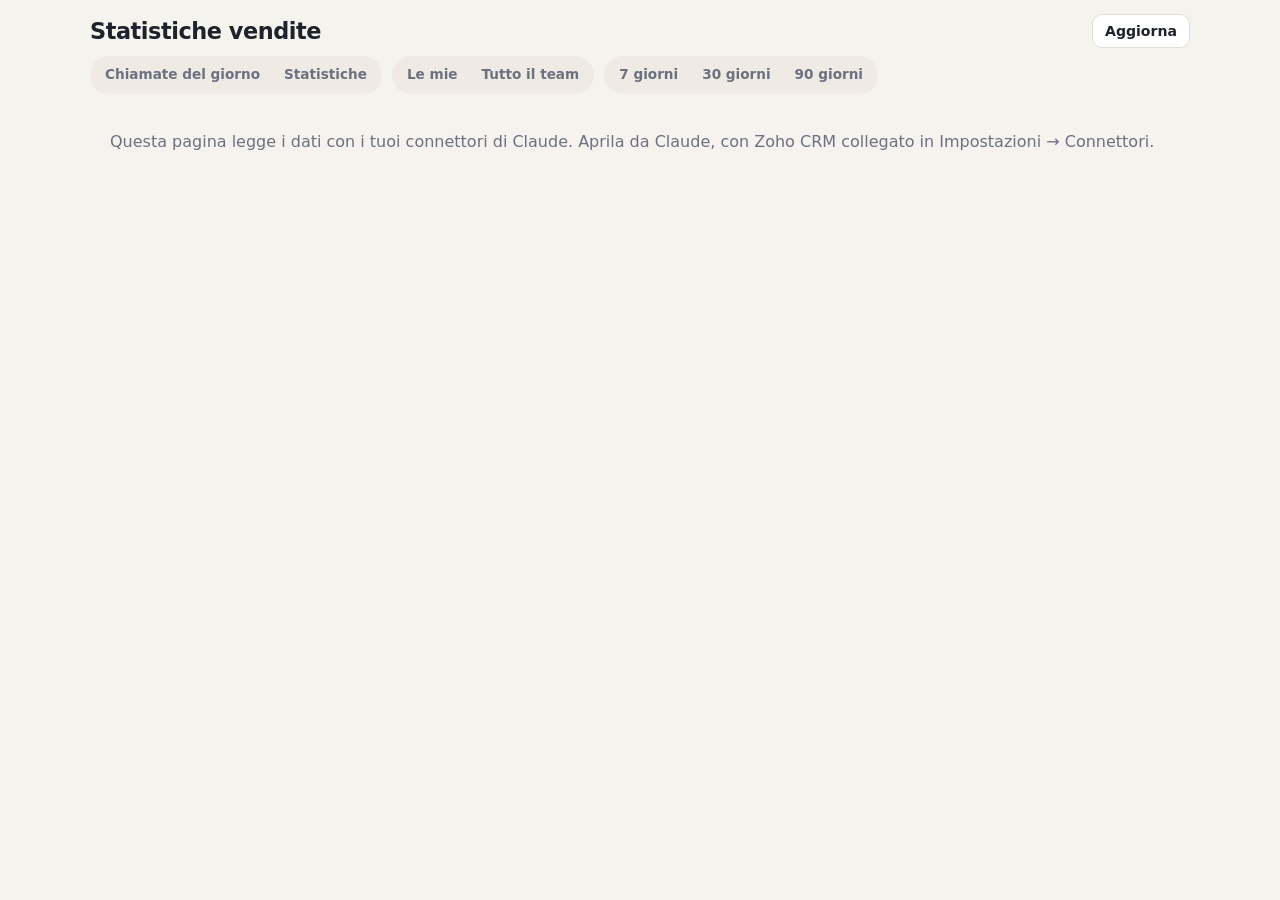
<file: zoho/index.html>
<!DOCTYPE html>
<html lang="it">
<head>
<meta charset="utf-8">
<meta name="viewport" content="width=device-width, initial-scale=1">
<title>Statistiche vendite Zoho</title>
<link rel="stylesheet" href="zoho.css">
</head>
<body>
<header class="top">
  <div class="top-row">
    <h1>Statistiche vendite</h1>
    <button type="button" class="btn sm" id="refresh">Aggiorna</button>
  </div>
  <div class="top-row controls">
    <div class="seg" id="view" role="group" aria-label="Sezione">
      <button type="button" data-view="oggi">Chiamate del giorno</button>
      <button type="button" data-view="stat">Statistiche</button>
    </div>
    <div class="seg" id="scope" role="group" aria-label="Di chi">
      <button type="button" data-scope="me">Le mie</button>
      <button type="button" data-scope="team">Tutto il team</button>
    </div>
    <div class="seg" id="period" role="group" aria-label="Periodo">
      <button type="button" data-days="7">7 giorni</button>
      <button type="button" data-days="30">30 giorni</button>
      <button type="button" data-days="90">90 giorni</button>
    </div>
  </div>
  <p class="muted small" id="fresh"></p>
</header>
<main id="app"><p class="empty">Mi collego a Zoho…</p></main>
<div id="tip" class="tip" hidden></div>
<script src="zoho.js"></script>
</body>
</html>
</file>
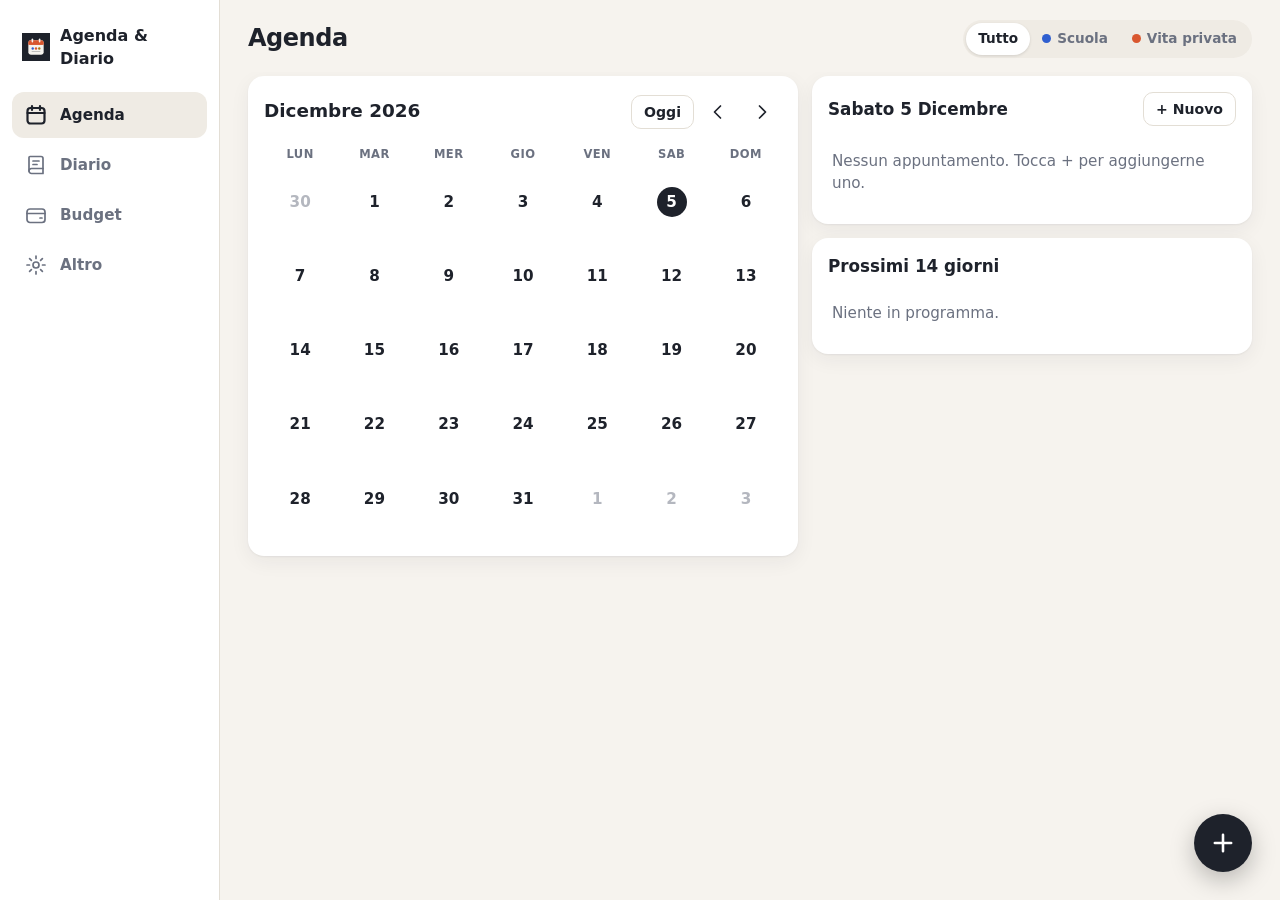
<file: studente.html>
<!DOCTYPE html>
<html lang="it">
<head>
  <meta charset="utf-8">
  <meta name="viewport" content="width=device-width, initial-scale=1, viewport-fit=cover">
  <title>Agenda &amp; Diario</title>
  <meta name="description" content="Agenda per la scuola e la vita privata, risparmi e diario con allegati.">
  <meta name="theme-color" content="#f6f3ee" media="(prefers-color-scheme: light)">
  <meta name="theme-color" content="#15171c" media="(prefers-color-scheme: dark)">
  <link rel="manifest" href="manifest-studente.webmanifest">
  <link rel="icon" href="icons/icon.svg" type="image/svg+xml">
  <link rel="apple-touch-icon" href="icons/icon-180.png">
  <meta name="apple-mobile-web-app-capable" content="yes">
  <meta name="apple-mobile-web-app-title" content="Agenda">
  <link rel="stylesheet" href="styles.css">
</head>
<body>
  <div class="app">
    <nav class="tabs" id="tabs" aria-label="Sezioni">
      <div class="brand"><img src="icons/icon.svg" alt="" width="28" height="28"><span>Agenda &amp; Diario</span></div>
      <button data-tab="agenda" type="button">
        <svg viewBox="0 0 24 24" aria-hidden="true"><rect x="3.5" y="5" width="17" height="15.5" rx="3"/><path d="M3.5 10h17M8 3v4M16 3v4"/></svg>
        <span>Agenda</span>
      </button>
      <button data-tab="diario" type="button">
        <svg viewBox="0 0 24 24" aria-hidden="true"><path d="M6 3.5h11a2 2 0 0 1 2 2v15H7.5A2.5 2.5 0 0 1 5 18V4.5a1 1 0 0 1 1-1Z"/><path d="M5 18a2.5 2.5 0 0 1 2.5-2.5H19M9 8h6M9 11.5h4"/></svg>
        <span>Diario</span>
      </button>
      <button data-tab="budget" type="button">
        <svg viewBox="0 0 24 24" aria-hidden="true"><rect x="3" y="6" width="18" height="13.5" rx="3"/><path d="M3 10.5h18M16 15h2"/></svg>
        <span>Budget</span>
      </button>
      <button data-tab="altro" type="button">
        <svg viewBox="0 0 24 24" aria-hidden="true"><circle cx="12" cy="12" r="3"/><path d="M12 3v2.5M12 18.5V21M3 12h2.5M18.5 12H21M5.6 5.6l1.8 1.8M16.6 16.6l1.8 1.8M5.6 18.4l1.8-1.8M16.6 7.4l1.8-1.8"/></svg>
        <span>Altro</span>
      </button>
    </nav>

    <div class="content">
      <header class="topbar">
        <h1 id="title">Agenda</h1>
        <div class="seg" id="sphere" role="group" aria-label="Filtra per ambito">
          <button type="button" data-sphere="all">Tutto</button>
          <button type="button" data-sphere="lavoro"><i class="dot lavoro"></i>Scuola</button>
          <button type="button" data-sphere="famiglia"><i class="dot famiglia"></i>Vita privata</button>
        </div>
      </header>
      <main id="view" tabindex="-1"></main>
    </div>

    <button class="fab" id="fab" type="button" aria-label="Aggiungi">
      <svg viewBox="0 0 24 24" aria-hidden="true"><path d="M12 5v14M5 12h14"/></svg>
    </button>
  </div>

  <dialog id="dlg" class="sheet"></dialog>
  <dialog id="viewer" class="viewer"></dialog>
  <dialog id="ask" class="ask"></dialog>
  <div id="toast" class="toast" role="status" aria-live="polite"></div>

  <script>window.AGENDA_PRESET = 'studente';</script>
  <script src="app.js"></script>
</body>
</html>
</file>
<file: styles.css>
:root {
  --bg: #f6f3ee;
  --surface: #ffffff;
  --surface-2: #efebe4;
  --ink: #1e222b;
  --muted: #6b7180;
  --line: #e3ded5;
  --lavoro: #2f5fd0;
  --lavoro-soft: #e4ebfb;
  --famiglia: #d9572f;
  --famiglia-soft: #fbe8e0;
  --money: #a8730f;
  --money-soft: #f8edd2;
  --ok: #24845a;
  --ok-soft: #dff2e8;
  --bad: #c0392b;
  --accent: #1e222b;
  --on-accent: #ffffff;
  --radius: 16px;
  --shadow: 0 1px 2px rgba(30, 34, 43, .06), 0 6px 20px rgba(30, 34, 43, .06);
  color-scheme: light;
}
@media (prefers-color-scheme: dark) {
  :root {
    --bg: #15171c;
    --surface: #1e2128;
    --surface-2: #282c35;
    --ink: #eceef2;
    --muted: #9aa1b0;
    --line: #313642;
    --lavoro: #7ea2ff;
    --lavoro-soft: #232f4d;
    --famiglia: #ff8f6b;
    --famiglia-soft: #47281f;
    --money: #e0b050;
    --money-soft: #3d3219;
    --ok: #5fcf9b;
    --ok-soft: #1c3a2c;
    --bad: #ff7b6e;
    --accent: #eceef2;
    --on-accent: #15171c;
    --shadow: 0 1px 2px rgba(0, 0, 0, .3), 0 6px 20px rgba(0, 0, 0, .25);
    color-scheme: dark;
  }
}

* { box-sizing: border-box; }
html, body { height: 100%; }
body {
  margin: 0;
  background: var(--bg);
  color: var(--ink);
  font: 16px/1.45 system-ui, -apple-system, "Segoe UI", Roboto, sans-serif;
  -webkit-tap-highlight-color: transparent;
}
button, input, select, textarea { font: inherit; color: inherit; }
button { cursor: pointer; }
h1, h2, h3, p { margin: 0; }
svg { width: 24px; height: 24px; fill: none; stroke: currentColor; stroke-width: 1.7; stroke-linecap: round; stroke-linejoin: round; }
:focus-visible { outline: 2px solid var(--lavoro); outline-offset: 2px; }

/* ---------- Layout ---------- */
.app { min-height: 100%; display: flex; flex-direction: column; }
.content { flex: 1; min-width: 0; padding-bottom: calc(84px + env(safe-area-inset-bottom)); }
.topbar {
  position: sticky; top: 0; z-index: 5;
  display: flex; align-items: center; justify-content: space-between; gap: 12px; flex-wrap: wrap;
  padding: calc(12px + env(safe-area-inset-top)) 16px 12px;
  background: color-mix(in srgb, var(--bg) 88%, transparent);
  backdrop-filter: blur(10px);
}
.topbar h1 { font-size: 1.5rem; letter-spacing: -.02em; }
main { padding: 4px 16px 24px; max-width: 1100px; margin: 0 auto; outline: none; }

.tabs {
  position: fixed; left: 0; right: 0; bottom: 0; z-index: 10;
  display: flex; justify-content: space-around;
  padding: 6px 8px calc(6px + env(safe-area-inset-bottom));
  background: var(--surface); border-top: 1px solid var(--line);
}
.tabs .brand { display: none; }
.tabs button {
  flex: 1; display: flex; flex-direction: column; align-items: center; gap: 2px;
  padding: 6px 4px; border: 0; background: none; border-radius: 12px;
  color: var(--muted); font-size: .72rem; font-weight: 600;
}
.tabs button.on { color: var(--ink); }
.tabs button.on svg { stroke-width: 2.2; }

.fab {
  position: fixed; right: 18px; bottom: calc(84px + env(safe-area-inset-bottom)); z-index: 9;
  width: 58px; height: 58px; border-radius: 50%; border: 0;
  background: var(--accent); color: var(--on-accent);
  box-shadow: 0 8px 24px rgba(0, 0, 0, .25);
  display: grid; place-items: center;
}
.fab svg { width: 28px; height: 28px; stroke-width: 2.2; }
.fab[hidden] { display: none; }

@media (min-width: 860px) {
  .app { flex-direction: row; }
  .tabs {
    position: sticky; top: 0; bottom: auto; height: 100vh; width: 220px; flex: none;
    flex-direction: column; justify-content: flex-start; gap: 4px;
    padding: 20px 12px; border-top: 0; border-right: 1px solid var(--line);
  }
  .tabs .brand { display: flex; align-items: center; gap: 10px; font-weight: 700; padding: 4px 10px 18px; }
  .tabs button { flex: none; flex-direction: row; gap: 12px; padding: 11px 12px; font-size: .95rem; }
  .tabs button.on { background: var(--surface-2); }
  .content { padding-bottom: 24px; }
  .topbar { padding: 20px 28px 14px; }
  main { padding: 4px 28px 32px; }
  .fab { bottom: 28px; right: 28px; }
}

/* ---------- Common ---------- */
.card { background: var(--surface); border-radius: var(--radius); box-shadow: var(--shadow); padding: 16px; }
.card + .card { margin-top: 14px; }
.card-head { display: flex; align-items: center; justify-content: space-between; gap: 10px; margin-bottom: 10px; }
.card-head h2 { font-size: 1.05rem; }
.muted { color: var(--muted); }
.small { font-size: .85rem; }
.empty { color: var(--muted); padding: 14px 4px; font-size: .95rem; }
.dot { display: inline-block; width: 9px; height: 9px; border-radius: 50%; background: var(--muted); flex: none; }
.dot.lavoro { background: var(--lavoro); }
.dot.famiglia { background: var(--famiglia); }
.dot.money { background: var(--money); }

.seg { display: inline-flex; background: var(--surface-2); border-radius: 999px; padding: 3px; }
.seg button {
  display: inline-flex; align-items: center; gap: 6px;
  border: 0; background: none; padding: 6px 12px; border-radius: 999px;
  font-size: .85rem; font-weight: 600; color: var(--muted);
}
.seg button.on { background: var(--surface); color: var(--ink); box-shadow: 0 1px 3px rgba(0, 0, 0, .12); }

.btn {
  display: inline-flex; align-items: center; justify-content: center; gap: 8px;
  min-height: 44px; padding: 0 16px; border-radius: 12px; border: 1px solid var(--line);
  background: var(--surface); font-weight: 600; text-decoration: none; color: var(--ink);
}
.btn.primary { background: var(--accent); color: var(--on-accent); border-color: transparent; }
.btn.danger { color: var(--bad); }
.btn.ghost { border-color: transparent; background: none; }
.btn.sm { min-height: 34px; padding: 0 12px; font-size: .88rem; border-radius: 10px; }
.icon-btn {
  width: 40px; height: 40px; border-radius: 50%; border: 0; background: none;
  display: grid; place-items: center; color: var(--ink);
}
.icon-btn:hover { background: var(--surface-2); }

.monthbar { display: flex; align-items: center; gap: 4px; margin-bottom: 10px; }
.monthbar h2 { font-size: 1.15rem; text-transform: capitalize; margin-right: auto; }

/* ---------- Agenda ---------- */
.agenda { display: grid; gap: 14px; }
@media (min-width: 1000px) { .agenda { grid-template-columns: minmax(0, 1.25fr) minmax(0, 1fr); align-items: start; } }
.cal { display: grid; grid-template-columns: repeat(7, 1fr); gap: 2px; }
.cal .wd { text-align: center; font-size: .72rem; font-weight: 700; color: var(--muted); padding: 4px 0 6px; text-transform: uppercase; letter-spacing: .04em; }
.cal .day {
  aspect-ratio: 1 / 1; min-height: 44px; border: 0; background: none; border-radius: 12px;
  display: flex; flex-direction: column; align-items: center; justify-content: center; gap: 4px; padding: 2px;
}
.cal .day .n { width: 30px; height: 30px; display: grid; place-items: center; border-radius: 50%; font-weight: 600; font-size: .95rem; }
.cal .day.out .n { color: var(--muted); opacity: .5; }
.cal .day.today .n { box-shadow: inset 0 0 0 2px var(--ink); }
.cal .day.sel .n { background: var(--accent); color: var(--on-accent); box-shadow: none; }
.cal .day:hover { background: var(--surface-2); }
.cal .dots { display: flex; gap: 3px; height: 6px; }
.cal .dots .dot { width: 6px; height: 6px; }

.list { list-style: none; margin: 0; padding: 0; }
.item {
  width: 100%; text-align: left; border: 0; background: none;
  display: flex; align-items: flex-start; gap: 12px; padding: 11px 6px; border-radius: 12px;
}
button.item:hover { background: var(--surface-2); }
.list li + li { border-top: 1px solid var(--line); }
.item .bar { width: 4px; align-self: stretch; border-radius: 4px; background: var(--muted); flex: none; }
.item .bar.lavoro { background: var(--lavoro); }
.item .bar.famiglia { background: var(--famiglia); }
.item .bar.money { background: var(--money); }
.item .when { width: 52px; flex: none; font-size: .85rem; font-weight: 600; color: var(--muted); padding-top: 2px; }
.item .body { flex: 1; min-width: 0; }
.item .t { font-weight: 600; overflow-wrap: anywhere; }
.item .s { font-size: .85rem; color: var(--muted); overflow-wrap: anywhere; }
.item .amt { font-weight: 700; white-space: nowrap; font-variant-numeric: tabular-nums; }
.item .amt.in { color: var(--ok); }
.tag { display: inline-flex; align-items: center; gap: 5px; font-size: .75rem; font-weight: 700; padding: 2px 8px; border-radius: 999px; }
.tag.lavoro { background: var(--lavoro-soft); color: var(--lavoro); }
.tag.famiglia { background: var(--famiglia-soft); color: var(--famiglia); }
.tag.money { background: var(--money-soft); color: var(--money); }
.tag.ok { background: var(--ok-soft); color: var(--ok); }
.day-sep { font-size: .8rem; font-weight: 700; color: var(--muted); text-transform: capitalize; padding: 12px 6px 2px; }

.check { width: 24px; height: 24px; accent-color: var(--ok); flex: none; margin: 2px 0 0; }
.paid .t { text-decoration: line-through; color: var(--muted); }

/* ---------- Diario ---------- */
.search { width: 100%; min-height: 46px; padding: 0 14px; border-radius: 12px; border: 1px solid var(--line); background: var(--surface); }
.diary-tools { display: flex; gap: 10px; align-items: center; flex-wrap: wrap; margin-bottom: 14px; }
.diary-tools .search { flex: 1; min-width: 200px; }
.switch { display: inline-flex; align-items: center; gap: 8px; font-size: .9rem; color: var(--muted); }
.switch input { width: 20px; height: 20px; accent-color: var(--ink); }
.entry { cursor: pointer; }
.entry-head { display: flex; gap: 12px; align-items: flex-start; }
.entry-date { flex: none; width: 52px; text-align: center; background: var(--surface-2); border-radius: 12px; padding: 6px 0; line-height: 1.1; }
.entry-date b { display: block; font-size: 1.3rem; }
.entry-date span { font-size: .7rem; font-weight: 700; text-transform: uppercase; color: var(--muted); }
.entry h3 { font-size: 1.05rem; overflow-wrap: anywhere; }
.entry .note { margin-top: 10px; white-space: pre-wrap; overflow-wrap: anywhere; }
.entry .note.clamp { display: -webkit-box; -webkit-line-clamp: 5; -webkit-box-orient: vertical; overflow: hidden; }
.month-title { font-size: .85rem; font-weight: 800; letter-spacing: .06em; text-transform: uppercase; color: var(--muted); margin: 22px 4px 10px; }
.month-title:first-of-type { margin-top: 4px; }

.gallery { display: grid; grid-template-columns: repeat(auto-fill, minmax(92px, 1fr)); gap: 8px; margin-top: 12px; }
.tile {
  position: relative; aspect-ratio: 1 / 1; border: 0; padding: 0; border-radius: 12px; overflow: hidden;
  background: var(--surface-2); display: grid; place-items: center; color: var(--muted);
}
.tile img, .tile video { width: 100%; height: 100%; object-fit: cover; display: block; }
.tile .fname { position: absolute; left: 0; right: 0; bottom: 0; padding: 4px 6px; font-size: .68rem; font-weight: 600; background: rgba(0, 0, 0, .55); color: #fff; white-space: nowrap; overflow: hidden; text-overflow: ellipsis; }
.tile .play { position: absolute; inset: 0; margin: auto; width: 38px; height: 38px; border-radius: 50%; background: rgba(0, 0, 0, .6); display: grid; place-items: center; }
.tile .play::after { content: ""; border-left: 12px solid #fff; border-top: 8px solid transparent; border-bottom: 8px solid transparent; margin-left: 3px; }
.tile .rm { position: absolute; top: 4px; right: 4px; width: 26px; height: 26px; border-radius: 50%; border: 0; background: rgba(0, 0, 0, .65); color: #fff; font-size: 16px; line-height: 1; }

/* ---------- Budget ---------- */
.stats { display: grid; grid-template-columns: repeat(2, 1fr); gap: 10px; margin-bottom: 14px; }
@media (min-width: 720px) { .stats { grid-template-columns: repeat(4, 1fr); } }
.stat { background: var(--surface); border-radius: var(--radius); box-shadow: var(--shadow); padding: 14px; }
.stat .k { font-size: .78rem; font-weight: 700; color: var(--muted); text-transform: uppercase; letter-spacing: .04em; }
.stat .v { font-size: 1.35rem; font-weight: 800; letter-spacing: -.02em; font-variant-numeric: tabular-nums; margin-top: 2px; }
.stat .v.pos { color: var(--ok); }
.stat .v.neg { color: var(--bad); }
.stat .h { font-size: .78rem; color: var(--muted); }
.budget-grid { display: grid; gap: 14px; }
.budget-grid .card + .card { margin-top: 0; }
@media (min-width: 1000px) { .budget-grid { grid-template-columns: 1fr 1fr; align-items: start; } }
.meter { padding: 10px 6px; border: 0; background: none; width: 100%; text-align: left; border-radius: 12px; display: block; }
.meter:hover { background: var(--surface-2); }
.meter .row { display: flex; justify-content: space-between; gap: 10px; font-weight: 600; }
.meter .row span:last-child { font-variant-numeric: tabular-nums; font-weight: 500; color: var(--muted); white-space: nowrap; }
.meter .track { height: 8px; border-radius: 8px; background: var(--surface-2); margin-top: 6px; overflow: hidden; }
.meter .fill { height: 100%; border-radius: 8px; background: var(--ok); }
.meter .fill.warn { background: var(--money); }
.meter .fill.over { background: var(--bad); }

/* ---------- Dialogs ---------- */
dialog { border: 0; padding: 0; color: var(--ink); }
dialog::backdrop { background: rgba(10, 12, 16, .5); }
.sheet {
  width: min(560px, 100%); max-width: 100%; max-height: min(92dvh, 900px);
  background: var(--surface); border-radius: 22px 22px 0 0;
  margin: auto auto 0; overflow: auto;
}
@media (min-width: 620px) { .sheet { margin: auto; border-radius: 22px; } }
.sheet-head { position: sticky; top: 0; z-index: 2; display: flex; align-items: center; justify-content: space-between; gap: 8px; padding: 14px 12px 10px 20px; background: var(--surface); }
.sheet-head h2 { font-size: 1.2rem; overflow-wrap: anywhere; }
.sheet-body { padding: 4px 20px 20px; }
.sheet-foot { position: sticky; bottom: 0; display: flex; gap: 10px; padding: 12px 20px calc(14px + env(safe-area-inset-bottom)); background: var(--surface); border-top: 1px solid var(--line); }
.sheet-foot .grow { flex: 1; }

.field { display: block; margin-bottom: 14px; }
.field > span, .legend { display: block; font-size: .82rem; font-weight: 700; color: var(--muted); margin-bottom: 5px; }
.field input:not([type=checkbox]):not([type=radio]), .field select, .field textarea {
  width: 100%; min-height: 46px; padding: 10px 12px; border-radius: 12px;
  border: 1px solid var(--line); background: var(--bg);
}
.field textarea { min-height: 120px; resize: vertical; }
.row2 { display: grid; grid-template-columns: 1fr 1fr; gap: 12px; }
.choice { display: grid; grid-template-columns: 1fr 1fr; gap: 8px; margin-bottom: 14px; }
.choice label { position: relative; }
.choice input { position: absolute; opacity: 0; inset: 0; }
.choice span {
  display: flex; align-items: center; justify-content: center; gap: 8px; min-height: 46px;
  border-radius: 12px; border: 1px solid var(--line); font-weight: 700; color: var(--muted);
}
.choice input:checked + span { border-color: transparent; background: var(--surface-2); color: var(--ink); box-shadow: inset 0 0 0 2px var(--ink); }
.choice input:checked + span.lavoro { background: var(--lavoro-soft); color: var(--lavoro); box-shadow: inset 0 0 0 2px var(--lavoro); }
.choice input:checked + span.famiglia { background: var(--famiglia-soft); color: var(--famiglia); box-shadow: inset 0 0 0 2px var(--famiglia); }
.choice input:focus-visible + span { outline: 2px solid var(--lavoro); outline-offset: 2px; }
.inline { display: flex; align-items: center; gap: 10px; margin-bottom: 14px; font-weight: 600; }
.inline input { width: 22px; height: 22px; accent-color: var(--ink); }
.detail-meta { display: grid; gap: 6px; margin: 6px 0 12px; color: var(--muted); }
.detail-note { white-space: pre-wrap; overflow-wrap: anywhere; padding: 14px; border-radius: 12px; background: var(--bg); }

.viewer { width: 100vw; height: 100dvh; max-width: none; max-height: none; background: #000; color: #fff; }
.viewer[open] { display: flex; flex-direction: column; }
.viewer .bar { display: flex; align-items: center; gap: 10px; padding: calc(8px + env(safe-area-inset-top)) 10px 8px 16px; }
.viewer .bar .name { flex: 1; min-width: 0; overflow: hidden; text-overflow: ellipsis; white-space: nowrap; font-weight: 600; }
.viewer .bar a, .viewer .bar button { color: #fff; }
.viewer .bar .btn { background: rgba(255, 255, 255, .14); border: 0; }
.viewer .stage { flex: 1; min-height: 0; display: grid; place-items: center; padding: 8px; overflow: auto; }
.viewer img, .viewer video { max-width: 100%; max-height: 100%; object-fit: contain; }
.viewer pre { align-self: start; justify-self: stretch; margin: 0; padding: 16px; white-space: pre-wrap; overflow-wrap: anywhere; font: 15px/1.5 ui-monospace, Menlo, Consolas, monospace; }
.viewer .nofile { text-align: center; opacity: .8; }

.toast {
  position: fixed; left: 50%; bottom: calc(100px + env(safe-area-inset-bottom)); transform: translate(-50%, 20px);
  background: var(--accent); color: var(--on-accent); padding: 10px 16px; border-radius: 999px; font-weight: 600; font-size: .9rem;
  opacity: 0; pointer-events: none; transition: .25s; z-index: 50; max-width: 90vw; text-align: center;
}
.toast.show { opacity: 1; transform: translate(-50%, 0); }
@media (prefers-reduced-motion: reduce) { .toast { transition: none; } }

.ask { width: min(380px, calc(100% - 32px)); background: var(--surface); border-radius: 18px; padding: 20px; }
.ask p { font-weight: 600; }
.ask-foot { display: flex; justify-content: flex-end; gap: 10px; margin-top: 18px; }
.notice { background: var(--money-soft); color: var(--money); border-radius: 12px; padding: 10px 14px; font-weight: 600; font-size: .9rem; margin-bottom: 12px; }
.saved-total { font-size: 1.7rem; font-weight: 800; letter-spacing: -.02em; font-variant-numeric: tabular-nums; margin-bottom: 6px; }
.field > span .dot { margin-right: 4px; }
</file>
<file: zoho/zoho.css>
:root {
  --bg: #f6f3ee; --surface: #fff; --surface-2: #efebe4; --ink: #1e222b; --muted: #6b7180; --line: #e3ded5;
  --series: #2f5fd0; --series-2: #b0611a; --ok: #24845a; --ok-soft: #dff2e8; --bad: #c0392b; --warn: #a8730f; --warn-soft: #f8edd2;
  --accent: #1e222b; --on-accent: #fff; --radius: 16px;
  --shadow: 0 1px 2px rgba(30, 34, 43, .06), 0 6px 20px rgba(30, 34, 43, .06);
  color-scheme: light;
}
@media (prefers-color-scheme: dark) {
  :root {
    --bg: #15171c; --surface: #1e2128; --surface-2: #282c35; --ink: #eceef2; --muted: #9aa1b0; --line: #313642;
    --series: #7ea2ff; --series-2: #e0a060; --ok: #5fcf9b; --ok-soft: #1c3a2c; --bad: #ff7b6e; --warn: #e0b050; --warn-soft: #3d3219;
    --accent: #eceef2; --on-accent: #15171c; --shadow: 0 1px 2px rgba(0, 0, 0, .3), 0 6px 20px rgba(0, 0, 0, .25);
    color-scheme: dark;
  }
}
* { box-sizing: border-box; }
body { margin: 0; background: var(--bg); color: var(--ink); font: 16px/1.45 system-ui, -apple-system, "Segoe UI", Roboto, sans-serif; }
button, input, select { font: inherit; color: inherit; }
button { cursor: pointer; }
h1, h2, h3, p { margin: 0; }
a { color: var(--series); }
:focus-visible { outline: 2px solid var(--series); outline-offset: 2px; }
.muted { color: var(--muted); } .small { font-size: .85rem; }
.empty { color: var(--muted); padding: 14px 4px; }

.top { position: sticky; top: 0; z-index: 5; padding: 14px 16px 8px; background: color-mix(in srgb, var(--bg) 90%, transparent); backdrop-filter: blur(10px); }
.top-row { display: flex; align-items: center; justify-content: space-between; gap: 10px; flex-wrap: wrap; max-width: 1100px; margin: 0 auto 8px; }
.top-row.controls { justify-content: flex-start; }
.top h1 { font-size: 1.4rem; letter-spacing: -.02em; }
#fresh { max-width: 1100px; margin: 0 auto; }
main { max-width: 1100px; margin: 0 auto; padding: 6px 16px 40px; }

.seg { display: inline-flex; background: var(--surface-2); border-radius: 999px; padding: 3px; }
.seg button { border: 0; background: none; padding: 6px 12px; border-radius: 999px; font-size: .85rem; font-weight: 600; color: var(--muted); }
.seg button.on { background: var(--surface); color: var(--ink); box-shadow: 0 1px 3px rgba(0, 0, 0, .12); }
.btn { display: inline-flex; align-items: center; justify-content: center; gap: 8px; min-height: 42px; padding: 0 16px; border-radius: 12px; border: 1px solid var(--line); background: var(--surface); font-weight: 600; text-decoration: none; color: var(--ink); }
.btn.sm { min-height: 34px; padding: 0 12px; font-size: .88rem; border-radius: 10px; }
.btn.primary { background: var(--accent); color: var(--on-accent); border-color: transparent; }
.icon-btn { width: 38px; height: 38px; border-radius: 50%; border: 0; background: none; font-size: 1.2rem; }
.icon-btn:hover { background: var(--surface-2); }

.card { background: var(--surface); border-radius: var(--radius); box-shadow: var(--shadow); padding: 16px; margin-bottom: 14px; }
.card-head { display: flex; align-items: center; justify-content: space-between; gap: 10px; margin-bottom: 10px; flex-wrap: wrap; }
.card-head h2 { font-size: 1.05rem; }
.grid2 { display: grid; gap: 14px; }
@media (min-width: 900px) { .grid2 { grid-template-columns: 1fr 1fr; align-items: start; } .grid2 .card { margin-bottom: 0; } .grid2 { margin-bottom: 14px; } }
.problem { background: var(--warn-soft); color: var(--warn); border-radius: 12px; padding: 10px 14px; font-weight: 600; font-size: .9rem; display: flex; gap: 10px; align-items: center; justify-content: space-between; flex-wrap: wrap; }

.stats { display: grid; grid-template-columns: repeat(2, 1fr); gap: 10px; margin-bottom: 14px; }
@media (min-width: 720px) { .stats { grid-template-columns: repeat(3, 1fr); } }
@media (min-width: 1000px) { .stats.six { grid-template-columns: repeat(6, 1fr); } }
.stat { background: var(--surface); border-radius: var(--radius); box-shadow: var(--shadow); padding: 14px; }
.stat .k { font-size: .74rem; font-weight: 700; color: var(--muted); text-transform: uppercase; letter-spacing: .04em; }
.stat .v { font-size: 1.6rem; font-weight: 800; letter-spacing: -.02em; font-variant-numeric: tabular-nums; }
.stat .h { font-size: .78rem; color: var(--muted); }

/* Barre orizzontali (grandezze) */
.hbar { display: grid; grid-template-columns: minmax(110px, 38%) 1fr auto; gap: 10px; align-items: center; padding: 5px 0; font-size: .92rem; }
.hbar .lab { overflow-wrap: anywhere; }
.hbar .track { height: 10px; background: var(--surface-2); border-radius: 4px; overflow: hidden; }
.hbar .fill { height: 100%; background: var(--series); border-radius: 0 4px 4px 0; min-width: 2px; }
.hbar .num { font-variant-numeric: tabular-nums; font-weight: 700; min-width: 2.5em; text-align: right; }
.group-title { font-size: .76rem; font-weight: 800; letter-spacing: .05em; text-transform: uppercase; color: var(--muted); margin: 12px 0 2px; display: flex; justify-content: space-between; }

/* Colonne giornaliere */
.chart { position: relative; height: 150px; display: flex; align-items: flex-end; gap: 2px; border-bottom: 1px solid var(--line); margin-top: 26px; }
.chart .col { flex: 1; min-width: 0; height: 100%; display: flex; align-items: flex-end; }
.chart .bar { width: 100%; background: var(--series); border-radius: 4px 4px 0 0; min-height: 0; }
.chart.b .bar { background: var(--series-2); }
.chart .col.we .bar { opacity: .45; }
.chart .col:hover .bar, .chart .col:focus .bar { filter: brightness(1.2); }
.chart .avg { position: absolute; left: 0; right: 0; border-top: 1px dashed var(--muted); pointer-events: none; }
.chart .avg span { position: absolute; right: 0; top: -1.35em; font-size: .72rem; color: var(--muted); background: var(--surface); padding-left: 4px; }
.axis { display: flex; justify-content: space-between; font-size: .72rem; color: var(--muted); margin-top: 4px; }
.tip { position: fixed; z-index: 20; background: var(--accent); color: var(--on-accent); padding: 6px 10px; border-radius: 8px; font-size: .82rem; font-weight: 600; pointer-events: none; white-space: nowrap; }
details.tbl { margin-top: 10px; font-size: .88rem; }
details.tbl summary { color: var(--muted); cursor: pointer; }
table { border-collapse: collapse; width: 100%; margin-top: 6px; }
th, td { text-align: left; padding: 5px 8px 5px 0; border-bottom: 1px solid var(--line); }
td.n, th.n { text-align: right; font-variant-numeric: tabular-nums; }

/* Elenchi */
.list { list-style: none; margin: 0; padding: 0; }
.list > li + li { border-top: 1px solid var(--line); }
.row { display: flex; gap: 12px; align-items: flex-start; padding: 11px 2px; }
.row .check { width: 24px; height: 24px; accent-color: var(--ok); flex: none; margin: 2px 0 0; }
.row .when { width: 50px; flex: none; font-weight: 700; font-size: .88rem; color: var(--muted); padding-top: 2px; font-variant-numeric: tabular-nums; }
.row .body { flex: 1; min-width: 0; border: 0; background: none; text-align: left; padding: 0; }
.row .t { font-weight: 600; overflow-wrap: anywhere; display: block; }
.row .s { font-size: .85rem; color: var(--muted); overflow-wrap: anywhere; display: block; }
.row .amt { font-weight: 700; white-space: nowrap; font-variant-numeric: tabular-nums; }
.done .t { text-decoration: line-through; color: var(--muted); }
.tag { display: inline-block; font-size: .72rem; font-weight: 700; padding: 2px 8px; border-radius: 999px; background: var(--surface-2); color: var(--muted); }
.tag.late { background: var(--warn-soft); color: var(--warn); }
.tag.ok { background: var(--ok-soft); color: var(--ok); }
.sheet { background: var(--bg); border-radius: 12px; padding: 12px 14px; margin: 0 2px 12px 36px; font-size: .92rem; }
.sheet dl { display: grid; grid-template-columns: minmax(90px, auto) 1fr; gap: 4px 12px; margin: 0 0 10px; }
.sheet dt { color: var(--muted); } .sheet dd { margin: 0; overflow-wrap: anywhere; }
.sheet .links { display: flex; gap: 8px; flex-wrap: wrap; }
.sheet pre { white-space: pre-wrap; overflow-wrap: anywhere; font: inherit; font-size: .85rem; color: var(--muted); margin: 0 0 10px; }
.daybar { display: flex; align-items: center; gap: 4px; }
.daybar h2 { margin-right: auto; text-transform: capitalize; }
.progress { height: 8px; border-radius: 8px; background: var(--surface-2); overflow: hidden; margin: 2px 0 8px; }
.progress span { display: block; height: 100%; background: var(--ok); border-radius: 8px; }
.field { display: block; margin: 10px 0; } .field span { display: block; font-size: .82rem; font-weight: 700; color: var(--muted); margin-bottom: 4px; }
.field input { width: 100%; max-width: 320px; min-height: 42px; padding: 8px 12px; border-radius: 12px; border: 1px solid var(--line); background: var(--bg); }
[hidden] { display: none !important; }
</file>
